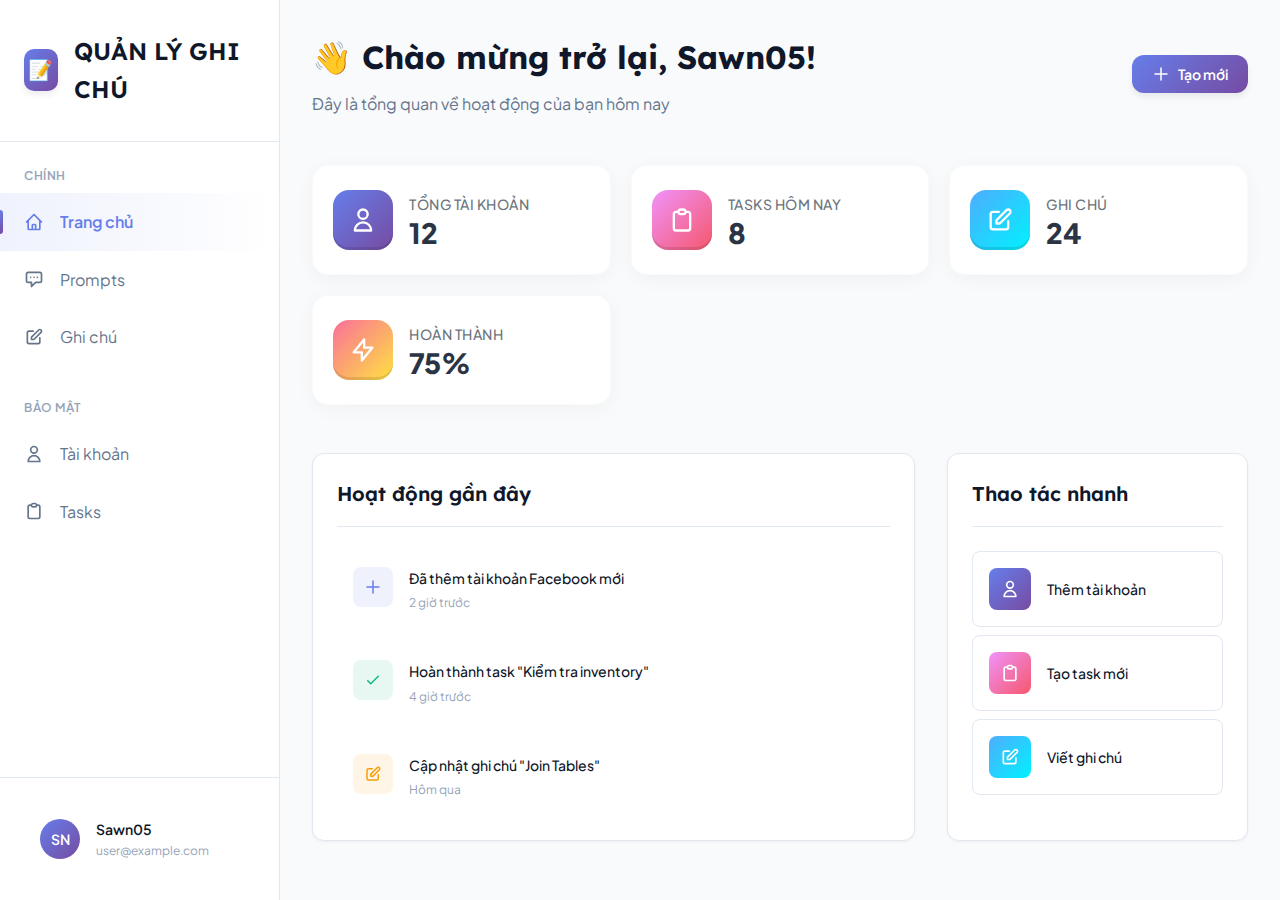
<file: wwwroot/index.html>
﻿<!doctype html>
<html lang="vi">
  <head>
    <meta charset="UTF-8" />
    <meta name="viewport" content="width=device-width, initial-scale=1.0" />
    <title>Trang chủ - SecureNotes</title>
    <link rel="stylesheet" href="css/site2.css" />
    <link rel="stylesheet" href="css/dashboard.css" />
    <link
      href="https://fonts.googleapis.com/css2?family=Plus+Jakarta+Sans:wght@400;500;600;700&family=Lexend:wght@300;400;500;600&display=swap"
      rel="stylesheet"
    />
  </head>
  <body>
    <div class="app-container">
      <!-- Sidebar -->
      <aside class="sidebar">
        <div class="sidebar-header">
          <div class="logo">
            <div class="logo-icon">📝</div>
            <span>QUẢN LÝ GHI CHÚ</span>
          </div>
        </div>

        <nav class="sidebar-nav">
          <div class="nav-section">
            <div class="nav-section-title">Chính</div>
            <a href="index.html" class="nav-item active">
              <svg
                class="nav-icon"
                fill="none"
                stroke="currentColor"
                viewBox="0 0 24 24"
              >
                <path
                  stroke-linecap="round"
                  stroke-linejoin="round"
                  stroke-width="2"
                  d="M3 12l2-2m0 0l7-7 7 7M5 10v10a1 1 0 001 1h3m10-11l2 2m-2-2v10a1 1 0 01-1 1h-3m-6 0a1 1 0 001-1v-4a1 1 0 011-1h2a1 1 0 011 1v4a1 1 0 001 1m-6 0h6"
                />
              </svg>
              <span>Trang chủ</span>
            </a>
            <a href="prompts.html" class="nav-item">
                        <svg class="nav-icon" fill="none" stroke="currentColor" viewBox="0 0 24 24">
                            <path stroke-linecap="round" stroke-linejoin="round" stroke-width="2" d="M8 10h.01M12 10h.01M16 10h.01M9 16H5a2 2 0 01-2-2V6a2 2 0 012-2h14a2 2 0 012 2v8a2 2 0 01-2 2h-5l-5 5v-5z" />
                        </svg>
                        <span>Prompts</span>
                    </a>
            </a>
            <a href="notes.html" class="nav-item">
              <svg
                class="nav-icon"
                fill="none"
                stroke="currentColor"
                viewBox="0 0 24 24"
              >
                <path
                  stroke-linecap="round"
                  stroke-linejoin="round"
                  stroke-width="2"
                  d="M11 5H6a2 2 0 00-2 2v11a2 2 0 002 2h11a2 2 0 002-2v-5m-1.414-9.414a2 2 0 112.828 2.828L11.828 15H9v-2.828l8.586-8.586z"
                />
              </svg>
              <span>Ghi chú</span>
            </a>
          </div>

          <div class="nav-section">
            <div class="nav-section-title">Bảo mật</div>
            <a href="accounts.html" class="nav-item">
              <svg
                class="nav-icon"
                fill="none"
                stroke="currentColor"
                viewBox="0 0 24 24"
              >
                <path
                  stroke-linecap="round"
                  stroke-linejoin="round"
                  stroke-width="2"
                  d="M16 7a4 4 0 11-8 0 4 4 0 018 0zM12 14a7 7 0 00-7 7h14a7 7 0 00-7-7z"
                />
              </svg>
              <span>Tài khoản</span>
            </a>
            <a href="tasks.html" class="nav-item">
              <svg
                class="nav-icon"
                fill="none"
                stroke="currentColor"
                viewBox="0 0 24 24"
              >
                <path
                  stroke-linecap="round"
                  stroke-linejoin="round"
                  stroke-width="2"
                  d="M9 5H7a2 2 0 00-2 2v12a2 2 0 002 2h10a2 2 0 002-2V7a2 2 0 00-2-2h-2M9 5a2 2 0 002 2h2a2 2 0 002-2M9 5a2 2 0 012-2h2a2 2 0 012 2"
                />
              </svg>
              <span>Tasks</span>
            </a>
          </div>
        </nav>

        <div class="sidebar-footer">
          <div class="user-profile">
            <div class="user-avatar">SN</div>
            <div class="user-info">
              <div class="user-name">Sawn05</div>
              <div class="user-email">user@example.com</div>
            </div>
          </div>
        </div>
      </aside>

      <!-- Main Content -->
      <main class="main-content">
        <div class="page-header">
          <div class="header-top">
            <div>
              <h1 class="page-title">👋 Chào mừng trở lại, Sawn05!</h1>
              <p style="color: var(--text-secondary); margin-top: 8px">
                Đây là tổng quan về hoạt động của bạn hôm nay
              </p>
            </div>
            <button class="btn btn-primary">
              <svg
                width="18"
                height="18"
                fill="none"
                stroke="currentColor"
                viewBox="0 0 24 24"
              >
                <path
                  stroke-linecap="round"
                  stroke-linejoin="round"
                  stroke-width="2"
                  d="M12 4v16m8-8H4"
                />
              </svg>
              Tạo mới
            </button>
          </div>
        </div>

        <!-- Quick Stats -->
        <div class="stats-grid">
          <div class="stat-card">
            <div
              class="stat-icon"
              style="
                background: linear-gradient(135deg, #667eea 0%, #764ba2 100%);
              "
            >
              <svg
                width="24"
                height="24"
                fill="none"
                stroke="currentColor"
                viewBox="0 0 24 24"
              >
                <path
                  stroke-linecap="round"
                  stroke-linejoin="round"
                  stroke-width="2"
                  d="M16 7a4 4 0 11-8 0 4 4 0 018 0zM12 14a7 7 0 00-7 7h14a7 7 0 00-7-7z"
                />
              </svg>
            </div>
            <div class="stat-content">
              <div class="stat-label">Tổng tài khoản</div>
              <div class="stat-value" id="stat-accounts">12</div>
            </div>
          </div>

          <div class="stat-card">
            <div
              class="stat-icon"
              style="
                background: linear-gradient(135deg, #f093fb 0%, #f5576c 100%);
              "
            >
              <svg
                width="24"
                height="24"
                fill="none"
                stroke="currentColor"
                viewBox="0 0 24 24"
              >
                <path
                  stroke-linecap="round"
                  stroke-linejoin="round"
                  stroke-width="2"
                  d="M9 5H7a2 2 0 00-2 2v12a2 2 0 002 2h10a2 2 0 002-2V7a2 2 0 00-2-2h-2M9 5a2 2 0 002 2h2a2 2 0 002-2M9 5a2 2 0 012-2h2a2 2 0 012 2"
                />
              </svg>
            </div>
            <div class="stat-content">
              <div class="stat-label">Tasks hôm nay</div>
              <div class="stat-value" id="stat-tasks">8</div>
            </div>
          </div>

          <div class="stat-card">
            <div
              class="stat-icon"
              style="
                background: linear-gradient(135deg, #4facfe 0%, #00f2fe 100%);
              "
            >
              <svg
                width="24"
                height="24"
                fill="none"
                stroke="currentColor"
                viewBox="0 0 24 24"
              >
                <path
                  stroke-linecap="round"
                  stroke-linejoin="round"
                  stroke-width="2"
                  d="M11 5H6a2 2 0 00-2 2v11a2 2 0 002 2h11a2 2 0 002-2v-5m-1.414-9.414a2 2 0 112.828 2.828L11.828 15H9v-2.828l8.586-8.586z"
                />
              </svg>
            </div>
            <div class="stat-content">
              <div class="stat-label">Ghi chú</div>
              <div class="stat-value" id="stat-notes">24</div>
            </div>
          </div>

          <div class="stat-card">
            <div
              class="stat-icon"
              style="
                background: linear-gradient(135deg, #fa709a 0%, #fee140 100%);
              "
            >
              <svg
                width="24"
                height="24"
                fill="none"
                stroke="currentColor"
                viewBox="0 0 24 24"
              >
                <path
                  stroke-linecap="round"
                  stroke-linejoin="round"
                  stroke-width="2"
                  d="M13 10V3L4 14h7v7l9-11h-7z"
                />
              </svg>
            </div>
            <div class="stat-content">
              <div class="stat-label">Hoàn thành</div>
              <div class="stat-value" id="stat-completion">75%</div>
            </div>
          </div>
        </div>

        <!-- Main Content Grid -->
        <div
          style="
            display: grid;
            grid-template-columns: 2fr 1fr;
            gap: var(--spacing-xl);
            margin-top: var(--spacing-2xl);
          "
        >
          <!-- Recent Activities -->
          <div class="card">
            <div class="card-header">
              <h2 class="card-title">Hoạt động gần đây</h2>
            </div>

            <div class="activity-list" id="activity-list">
              <div class="activity-item">
                <div
                  class="activity-icon"
                  style="background: rgba(102, 126, 234, 0.1); color: #667eea"
                >
                  <svg
                    width="18"
                    height="18"
                    fill="none"
                    stroke="currentColor"
                    viewBox="0 0 24 24"
                  >
                    <path
                      stroke-linecap="round"
                      stroke-linejoin="round"
                      stroke-width="2"
                      d="M12 4v16m8-8H4"
                    />
                  </svg>
                </div>
                <div class="activity-content">
                  <div class="activity-title">
                    Đã thêm tài khoản Facebook mới
                  </div>
                  <div class="activity-time">2 giờ trước</div>
                </div>
              </div>

              <div class="activity-item">
                <div
                  class="activity-icon"
                  style="background: rgba(16, 185, 129, 0.1); color: #10b981"
                >
                  <svg
                    width="18"
                    height="18"
                    fill="none"
                    stroke="currentColor"
                    viewBox="0 0 24 24"
                  >
                    <path
                      stroke-linecap="round"
                      stroke-linejoin="round"
                      stroke-width="2"
                      d="M5 13l4 4L19 7"
                    />
                  </svg>
                </div>
                <div class="activity-content">
                  <div class="activity-title">
                    Hoàn thành task "Kiểm tra inventory"
                  </div>
                  <div class="activity-time">4 giờ trước</div>
                </div>
              </div>

              <div class="activity-item">
                <div
                  class="activity-icon"
                  style="background: rgba(245, 158, 11, 0.1); color: #f59e0b"
                >
                  <svg
                    width="18"
                    height="18"
                    fill="none"
                    stroke="currentColor"
                    viewBox="0 0 24 24"
                  >
                    <path
                      stroke-linecap="round"
                      stroke-linejoin="round"
                      stroke-width="2"
                      d="M11 5H6a2 2 0 00-2 2v11a2 2 0 002 2h11a2 2 0 002-2v-5m-1.414-9.414a2 2 0 112.828 2.828L11.828 15H9v-2.828l8.586-8.586z"
                    />
                  </svg>
                </div>
                <div class="activity-content">
                  <div class="activity-title">
                    Cập nhật ghi chú "Join Tables"
                  </div>
                  <div class="activity-time">Hôm qua</div>
                </div>
              </div>
            </div>
          </div>

          <!-- Quick Actions -->
          <div class="card">
            <div class="card-header">
              <h2 class="card-title">Thao tác nhanh</h2>
            </div>

            <div class="quick-actions">
              <button
                class="quick-action-btn"
                onclick="location.href = 'accounts.html'"
              >
                <div
                  class="quick-action-icon"
                  style="
                    background: linear-gradient(
                      135deg,
                      #667eea 0%,
                      #764ba2 100%
                    );
                  "
                >
                  <svg
                    width="20"
                    height="20"
                    fill="none"
                    stroke="currentColor"
                    viewBox="0 0 24 24"
                  >
                    <path
                      stroke-linecap="round"
                      stroke-linejoin="round"
                      stroke-width="2"
                      d="M16 7a4 4 0 11-8 0 4 4 0 018 0zM12 14a7 7 0 00-7 7h14a7 7 0 00-7-7z"
                    />
                  </svg>
                </div>
                <span>Thêm tài khoản</span>
              </button>

              <button
                class="quick-action-btn"
                onclick="location.href = 'tasks.html'"
              >
                <div
                  class="quick-action-icon"
                  style="
                    background: linear-gradient(
                      135deg,
                      #f093fb 0%,
                      #f5576c 100%
                    );
                  "
                >
                  <svg
                    width="20"
                    height="20"
                    fill="none"
                    stroke="currentColor"
                    viewBox="0 0 24 24"
                  >
                    <path
                      stroke-linecap="round"
                      stroke-linejoin="round"
                      stroke-width="2"
                      d="M9 5H7a2 2 0 00-2 2v12a2 2 0 002 2h10a2 2 0 002-2V7a2 2 0 00-2-2h-2M9 5a2 2 0 002 2h2a2 2 0 002-2M9 5a2 2 0 012-2h2a2 2 0 012 2"
                    />
                  </svg>
                </div>
                <span>Tạo task mới</span>
              </button>

              <button
                class="quick-action-btn"
                onclick="location.href = 'notes.html'"
              >
                <div
                  class="quick-action-icon"
                  style="
                    background: linear-gradient(
                      135deg,
                      #4facfe 0%,
                      #00f2fe 100%
                    );
                  "
                >
                  <svg
                    width="20"
                    height="20"
                    fill="none"
                    stroke="currentColor"
                    viewBox="0 0 24 24"
                  >
                    <path
                      stroke-linecap="round"
                      stroke-linejoin="round"
                      stroke-width="2"
                      d="M11 5H6a2 2 0 00-2 2v11a2 2 0 002 2h11a2 2 0 002-2v-5m-1.414-9.414a2 2 0 112.828 2.828L11.828 15H9v-2.828l8.586-8.586z"
                    />
                  </svg>
                </div>
                <span>Viết ghi chú</span>
              </button>
            </div>
          </div>
        </div>
      </main>
    </div>

    <script src="js/site2.js"></script>
  </body>
</html>
</file>
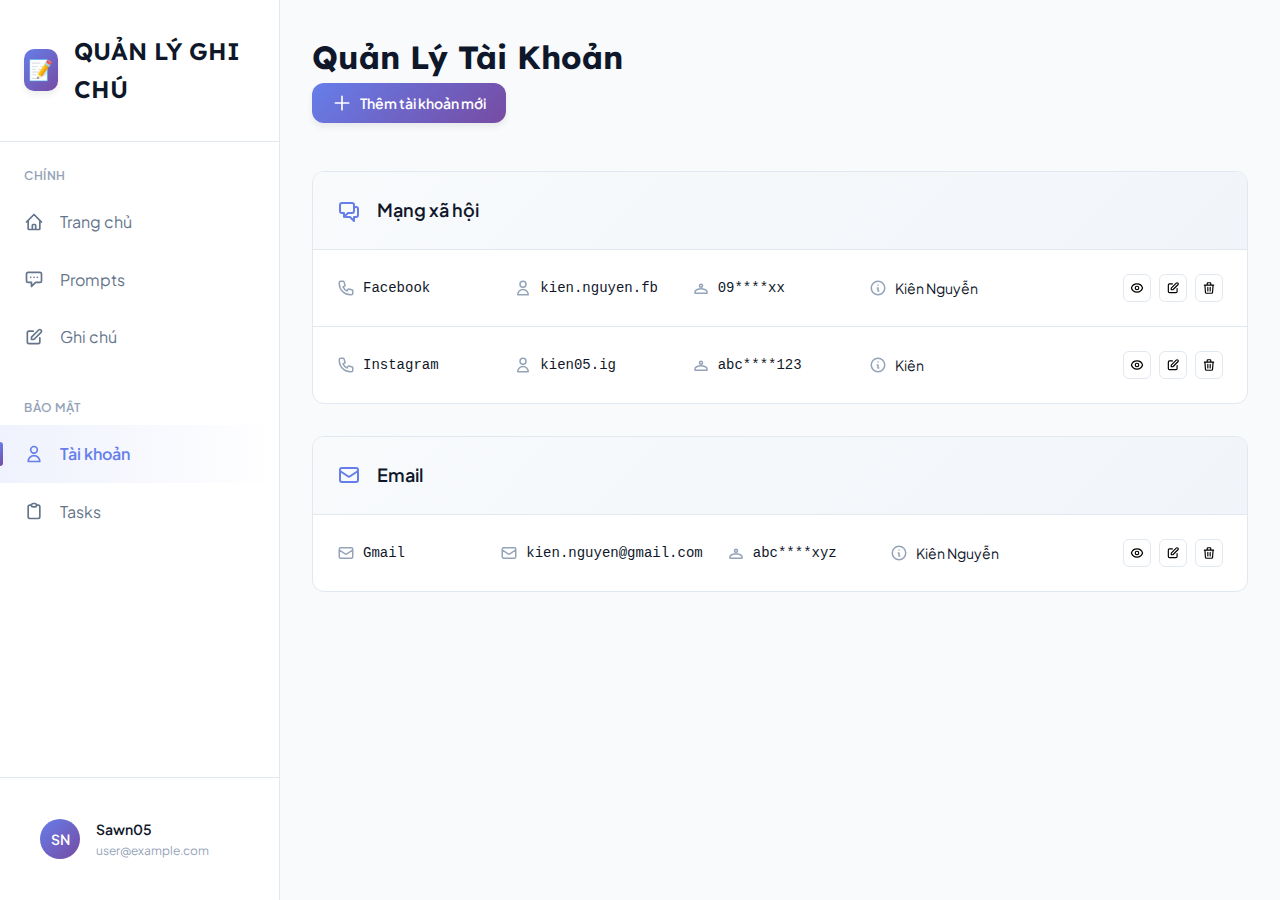
<file: wwwroot/accounts.html>
﻿<!doctype html>
<html lang="vi">
  <head>
    <meta charset="UTF-8" />
    <meta name="viewport" content="width=device-width, initial-scale=1.0" />
    <title>Quản Lý Tài Khoản - SecureNotes</title>
    <link rel="stylesheet" href="css/site2.css" />
    <link
      href="https://fonts.googleapis.com/css2?family=Plus+Jakarta+Sans:wght@400;500;600;700&family=Lexend:wght@300;400;500;600&display=swap"
      rel="stylesheet"
    />
  </head>
  <body>
    <div class="app-container">
      <!-- Sidebar -->
      <aside class="sidebar">
        <div class="sidebar-header">
          <div class="logo">
            <div class="logo-icon">📝</div>
            <span>QUẢN LÝ GHI CHÚ</span>
          </div>
        </div>

        <nav class="sidebar-nav">
          <div class="nav-section">
            <div class="nav-section-title">Chính</div>
            <a href="index.html" class="nav-item">
              <svg
                class="nav-icon"
                fill="none"
                stroke="currentColor"
                viewBox="0 0 24 24"
              >
                <path
                  stroke-linecap="round"
                  stroke-linejoin="round"
                  stroke-width="2"
                  d="M3 12l2-2m0 0l7-7 7 7M5 10v10a1 1 0 001 1h3m10-11l2 2m-2-2v10a1 1 0 01-1 1h-3m-6 0a1 1 0 001-1v-4a1 1 0 011-1h2a1 1 0 011 1v4a1 1 0 001 1m-6 0h6"
                />
              </svg>
              <span>Trang chủ</span>
            </a>
            <a href="prompts.html" class="nav-item">
              <svg
                class="nav-icon"
                fill="none"
                stroke="currentColor"
                viewBox="0 0 24 24"
              >
                <path
                  stroke-linecap="round"
                  stroke-linejoin="round"
                  stroke-width="2"
                  d="M8 10h.01M12 10h.01M16 10h.01M9 16H5a2 2 0 01-2-2V6a2 2 0 012-2h14a2 2 0 012 2v8a2 2 0 01-2 2h-5l-5 5v-5z"
                />
              </svg>
              <span>Prompts</span>
            </a>
            <a href="notes.html" class="nav-item">
              <svg
                class="nav-icon"
                fill="none"
                stroke="currentColor"
                viewBox="0 0 24 24"
              >
                <path
                  stroke-linecap="round"
                  stroke-linejoin="round"
                  stroke-width="2"
                  d="M11 5H6a2 2 0 00-2 2v11a2 2 0 002 2h11a2 2 0 002-2v-5m-1.414-9.414a2 2 0 112.828 2.828L11.828 15H9v-2.828l8.586-8.586z"
                />
              </svg>
              <span>Ghi chú</span>
            </a>
          </div>

          <div class="nav-section">
            <div class="nav-section-title">Bảo mật</div>
            <a href="accounts.html" class="nav-item active">
              <svg
                class="nav-icon"
                fill="none"
                stroke="currentColor"
                viewBox="0 0 24 24"
              >
                <path
                  stroke-linecap="round"
                  stroke-linejoin="round"
                  stroke-width="2"
                  d="M16 7a4 4 0 11-8 0 4 4 0 018 0zM12 14a7 7 0 00-7 7h14a7 7 0 00-7-7z"
                />
              </svg>
              <span>Tài khoản</span>
            </a>
            <a href="tasks.html" class="nav-item">
              <svg
                class="nav-icon"
                fill="none"
                stroke="currentColor"
                viewBox="0 0 24 24"
              >
                <path
                  stroke-linecap="round"
                  stroke-linejoin="round"
                  stroke-width="2"
                  d="M9 5H7a2 2 0 00-2 2v12a2 2 0 002 2h10a2 2 0 002-2V7a2 2 0 00-2-2h-2M9 5a2 2 0 002 2h2a2 2 0 002-2M9 5a2 2 0 012-2h2a2 2 0 012 2"
                />
              </svg>
              <span>Tasks</span>
            </a>
          </div>
        </nav>

        <div class="sidebar-footer">
          <div class="user-profile">
            <div class="user-avatar">SN</div>
            <div class="user-info">
              <div class="user-name">Sawn05</div>
              <div class="user-email">user@example.com</div>
            </div>
          </div>
        </div>
      </aside>

      <!-- Main Content -->
      <main class="main-content">
        <div class="page-header">
          <h1 class="page-title">Quản Lý Tài Khoản</h1>
          <button class="btn btn-primary" onclick="openAddAccountModal()">
            <svg
              width="20"
              height="20"
              fill="none"
              stroke="currentColor"
              viewBox="0 0 24 24"
            >
              <path
                stroke-linecap="round"
                stroke-linejoin="round"
                stroke-width="2"
                d="M12 4v16m8-8H4"
              />
            </svg>
            Thêm tài khoản mới
          </button>
        </div>

        <div class="account-groups">
          <!-- Nhóm 1: Mạng xã hội -->
          <div class="account-group">
            <div class="account-group-header">
              <div class="account-group-title">
                <svg
                  class="account-group-icon"
                  fill="none"
                  stroke="currentColor"
                  viewBox="0 0 24 24"
                >
                  <path
                    stroke-linecap="round"
                    stroke-linejoin="round"
                    stroke-width="2"
                    d="M17 8h2a2 2 0 012 2v6a2 2 0 01-2 2h-2v4l-4-4H9a1.994 1.994 0 01-1.414-.586m0 0L11 14h4a2 2 0 002-2V6a2 2 0 00-2-2H5a2 2 0 00-2 2v6a2 2 0 002 2h2v4l.586-.586z"
                  />
                </svg>
                Mạng xã hội
              </div>
            </div>
            <div class="account-list">
              <div class="account-item">
                <div class="account-field">
                  <svg
                    class="field-icon"
                    fill="none"
                    stroke="currentColor"
                    viewBox="0 0 24 24"
                  >
                    <path
                      stroke-linecap="round"
                      stroke-linejoin="round"
                      stroke-width="2"
                      d="M3 5a2 2 0 012-2h3.28a1 1 0 01.948.684l1.498 4.493a1 1 0 01-.502 1.21l-2.257 1.13a11.042 11.042 0 005.516 5.516l1.13-2.257a1 1 0 011.21-.502l4.493 1.498a1 1 0 01.684.949V19a2 2 0 01-2 2h-1C9.716 21 3 14.284 3 6V5z"
                    />
                  </svg>
                  <div class="field-content">
                    <div class="field-value">Facebook</div>
                  </div>
                </div>
                <div class="account-field">
                  <svg
                    class="field-icon"
                    fill="none"
                    stroke="currentColor"
                    viewBox="0 0 24 24"
                  >
                    <path
                      stroke-linecap="round"
                      stroke-linejoin="round"
                      stroke-width="2"
                      d="M16 7a4 4 0 11-8 0 4 4 0 018 0zM12 14a7 7 0 00-7 7h14a7 7 0 00-7-7z"
                    />
                  </svg>
                  <div class="field-content">
                    <div class="field-value">kien.nguyen.fb</div>
                  </div>
                </div>
                <div class="account-field">
                  <svg
                    class="field-icon"
                    fill="none"
                    stroke="currentColor"
                    viewBox="0 0 24 24"
                  >
                    <path
                      stroke-linecap="round"
                      stroke-linejoin="round"
                      stroke-width="2"
                      d="M12 11c1.104 0 2-.896 2-2s-.896-2-2-2-2 .896-2 2 .896 2 2 2zm0 2c-2.67 0-8 1.34-8 4v2h16v-2c0-2.66-5.33-4-8-4z"
                    />
                  </svg>
                  <div class="field-content">
                    <div class="field-value" data-real-pwd="matkhaufb123456">
                      09****xx
                    </div>
                  </div>
                </div>
                <div class="account-field">
                  <svg
                    class="field-icon"
                    fill="none"
                    stroke="currentColor"
                    viewBox="0 0 24 24"
                  >
                    <path
                      stroke-linecap="round"
                      stroke-linejoin="round"
                      stroke-width="2"
                      d="M13 16h-1v-4h-1m1-4h.01M21 12a9 9 0 11-18 0 9 9 0 0118 0z"
                    />
                  </svg>
                  <div class="field-content">
                    <div
                      class="field-value"
                      style="font-family: var(--font-primary)"
                    >
                      Kiên Nguyễn
                    </div>
                  </div>
                </div>
                <div class="account-actions">
                  <button class="btn-icon-small" title="Xem chi tiết">
                    <svg
                      width="16"
                      height="16"
                      fill="none"
                      stroke="currentColor"
                      viewBox="0 0 24 24"
                    >
                      <path
                        stroke-linecap="round"
                        stroke-linejoin="round"
                        stroke-width="2"
                        d="M15 12a3 3 0 11-6 0 3 3 0 016 0zM2.458 12C3.732 7.943 7.523 5 12 5c4.478 0 8.268 2.943 9.542 7-1.274 4.057-5.064 7-9.542 7-4.477 0-8.268-2.943-9.542-7z"
                      />
                    </svg>
                  </button>
                  <button class="btn-icon-small" title="Sửa">
                    <svg
                      width="16"
                      height="16"
                      fill="none"
                      stroke="currentColor"
                      viewBox="0 0 24 24"
                    >
                      <path
                        stroke-linecap="round"
                        stroke-linejoin="round"
                        stroke-width="2"
                        d="M11 5H6a2 2 0 00-2 2v11a2 2 0 002 2h11a2 2 0 002-2v-5m-1.414-9.414a2 2 0 112.828 2.828L11.828 15H9v-2.828l8.586-8.586z"
                      />
                    </svg>
                  </button>
                  <button class="btn-icon-small" title="Xóa">
                    <svg
                      width="16"
                      height="16"
                      fill="none"
                      stroke="currentColor"
                      viewBox="0 0 24 24"
                    >
                      <path
                        stroke-linecap="round"
                        stroke-linejoin="round"
                        stroke-width="2"
                        d="M19 7l-.867 12.142A2 2 0 0116.138 21H7.862a2 2 0 01-1.995-1.858L5 7m5 4v6m4-6v6m1-10V4a1 1 0 00-1-1h-4a1 1 0 00-1 1v3M4 7h16"
                      />
                    </svg>
                  </button>
                </div>
              </div>

              <div class="account-item">
                <div class="account-field">
                  <svg
                    class="field-icon"
                    fill="none"
                    stroke="currentColor"
                    viewBox="0 0 24 24"
                  >
                    <path
                      stroke-linecap="round"
                      stroke-linejoin="round"
                      stroke-width="2"
                      d="M3 5a2 2 0 012-2h3.28a1 1 0 01.948.684l1.498 4.493a1 1 0 01-.502 1.21l-2.257 1.13a11.042 11.042 0 005.516 5.516l1.13-2.257a1 1 0 011.21-.502l4.493 1.498a1 1 0 01.684.949V19a2 2 0 01-2 2h-1C9.716 21 3 14.284 3 6V5z"
                    />
                  </svg>
                  <div class="field-content">
                    <div class="field-value">Instagram</div>
                  </div>
                </div>
                <div class="account-field">
                  <svg
                    class="field-icon"
                    fill="none"
                    stroke="currentColor"
                    viewBox="0 0 24 24"
                  >
                    <path
                      stroke-linecap="round"
                      stroke-linejoin="round"
                      stroke-width="2"
                      d="M16 7a4 4 0 11-8 0 4 4 0 018 0zM12 14a7 7 0 00-7 7h14a7 7 0 00-7-7z"
                    />
                  </svg>
                  <div class="field-content">
                    <div class="field-value">kien05.ig</div>
                  </div>
                </div>
                <div class="account-field">
                  <svg
                    class="field-icon"
                    fill="none"
                    stroke="currentColor"
                    viewBox="0 0 24 24"
                  >
                    <path
                      stroke-linecap="round"
                      stroke-linejoin="round"
                      stroke-width="2"
                      d="M12 11c1.104 0 2-.896 2-2s-.896-2-2-2-2 .896-2 2 .896 2 2 2zm0 2c-2.67 0-8 1.34-8 4v2h16v-2c0-2.66-5.33-4-8-4z"
                    />
                  </svg>
                  <div class="field-content">
                    <div class="field-value" data-real-pwd="igpass789!@#">
                      abc****123
                    </div>
                  </div>
                </div>
                <div class="account-field">
                  <svg
                    class="field-icon"
                    fill="none"
                    stroke="currentColor"
                    viewBox="0 0 24 24"
                  >
                    <path
                      stroke-linecap="round"
                      stroke-linejoin="round"
                      stroke-width="2"
                      d="M13 16h-1v-4h-1m1-4h.01M21 12a9 9 0 11-18 0 9 9 0 0118 0z"
                    />
                  </svg>
                  <div class="field-content">
                    <div
                      class="field-value"
                      style="font-family: var(--font-primary)"
                    >
                      Kiên
                    </div>
                  </div>
                </div>
                <div class="account-actions">
                  <button class="btn-icon-small" title="Xem chi tiết">
                    <svg
                      width="16"
                      height="16"
                      fill="none"
                      stroke="currentColor"
                      viewBox="0 0 24 24"
                    >
                      <path
                        stroke-linecap="round"
                        stroke-linejoin="round"
                        stroke-width="2"
                        d="M15 12a3 3 0 11-6 0 3 3 0 016 0zM2.458 12C3.732 7.943 7.523 5 12 5c4.478 0 8.268 2.943 9.542 7-1.274 4.057-5.064 7-9.542 7-4.477 0-8.268-2.943-9.542-7z"
                      />
                    </svg>
                  </button>
                  <button class="btn-icon-small" title="Sửa">
                    <svg
                      width="16"
                      height="16"
                      fill="none"
                      stroke="currentColor"
                      viewBox="0 0 24 24"
                    >
                      <path
                        stroke-linecap="round"
                        stroke-linejoin="round"
                        stroke-width="2"
                        d="M11 5H6a2 2 0 00-2 2v11a2 2 0 002 2h11a2 2 0 002-2v-5m-1.414-9.414a2 2 0 112.828 2.828L11.828 15H9v-2.828l8.586-8.586z"
                      />
                    </svg>
                  </button>
                  <button class="btn-icon-small" title="Xóa">
                    <svg
                      width="16"
                      height="16"
                      fill="none"
                      stroke="currentColor"
                      viewBox="0 0 24 24"
                    >
                      <path
                        stroke-linecap="round"
                        stroke-linejoin="round"
                        stroke-width="2"
                        d="M19 7l-.867 12.142A2 2 0 0116.138 21H7.862a2 2 0 01-1.995-1.858L5 7m5 4v6m4-6v6m1-10V4a1 1 0 00-1-1h-4a1 1 0 00-1 1v3M4 7h16"
                      />
                    </svg>
                  </button>
                </div>
              </div>

              <!-- Bạn có thể thêm nhiều account-item khác ở đây -->
            </div>
          </div>

          <!-- Nhóm 2: Email -->
          <div class="account-group">
            <div class="account-group-header">
              <div class="account-group-title">
                <svg
                  class="account-group-icon"
                  fill="none"
                  stroke="currentColor"
                  viewBox="0 0 24 24"
                >
                  <path
                    stroke-linecap="round"
                    stroke-linejoin="round"
                    stroke-width="2"
                    d="M3 8l7.89 5.26a2 2 0 002.22 0L21 8M5 19h14a2 2 0 002-2V7a2 2 0 00-2-2H5a2 2 0 00-2 2v10a2 2 0 002 2z"
                  />
                </svg>
                Email
              </div>
            </div>
            <div class="account-list">
              <div class="account-item">
                <div class="account-field">
                  <svg
                    class="field-icon"
                    fill="none"
                    stroke="currentColor"
                    viewBox="0 0 24 24"
                  >
                    <path
                      stroke-linecap="round"
                      stroke-linejoin="round"
                      stroke-width="2"
                      d="M3 8l7.89 5.26a2 2 0 002.22 0L21 8M5 19h14a2 2 0 002-2V7a2 2 0 00-2-2H5a2 2 0 00-2 2v10a2 2 0 002 2z"
                    />
                  </svg>
                  <div class="field-content">
                    <div class="field-value">Gmail</div>
                  </div>
                </div>
                <div class="account-field">
                  <svg
                    class="field-icon"
                    fill="none"
                    stroke="currentColor"
                    viewBox="0 0 24 24"
                  >
                    <path
                      stroke-linecap="round"
                      stroke-linejoin="round"
                      stroke-width="2"
                      d="M3 8l7.89 5.26a2 2 0 002.22 0L21 8M5 19h14a2 2 0 002-2V7a2 2 0 00-2-2H5a2 2 0 00-2 2v10a2 2 0 002 2z"
                    />
                  </svg>
                  <div class="field-content">
                    <div class="field-value">kien.nguyen@gmail.com</div>
                  </div>
                </div>
                <div class="account-field">
                  <svg
                    class="field-icon"
                    fill="none"
                    stroke="currentColor"
                    viewBox="0 0 24 24"
                  >
                    <path
                      stroke-linecap="round"
                      stroke-linejoin="round"
                      stroke-width="2"
                      d="M12 11c1.104 0 2-.896 2-2s-.896-2-2-2-2 .896-2 2 .896 2 2 2zm0 2c-2.67 0-8 1.34-8 4v2h16v-2c0-2.66-5.33-4-8-4z"
                    />
                  </svg>
                  <div class="field-content">
                    <div class="field-value" data-real-pwd="Abc@123456gmail">
                      abc****xyz
                    </div>
                  </div>
                </div>
                <div class="account-field">
                  <svg
                    class="field-icon"
                    fill="none"
                    stroke="currentColor"
                    viewBox="0 0 24 24"
                  >
                    <path
                      stroke-linecap="round"
                      stroke-linejoin="round"
                      stroke-width="2"
                      d="M13 16h-1v-4h-1m1-4h.01M21 12a9 9 0 11-18 0 9 9 0 0118 0z"
                    />
                  </svg>
                  <div class="field-content">
                    <div
                      class="field-value"
                      style="font-family: var(--font-primary)"
                    >
                      Kiên Nguyễn
                    </div>
                  </div>
                </div>
                <div class="account-actions">
                  <button class="btn-icon-small" title="Xem chi tiết">
                    <svg
                      width="16"
                      height="16"
                      fill="none"
                      stroke="currentColor"
                      viewBox="0 0 24 24"
                    >
                      <path
                        stroke-linecap="round"
                        stroke-linejoin="round"
                        stroke-width="2"
                        d="M15 12a3 3 0 11-6 0 3 3 0 016 0zM2.458 12C3.732 7.943 7.523 5 12 5c4.478 0 8.268 2.943 9.542 7-1.274 4.057-5.064 7-9.542 7-4.477 0-8.268-2.943-9.542-7z"
                      />
                    </svg>
                  </button>
                  <button class="btn-icon-small" title="Sửa">
                    <svg
                      width="16"
                      height="16"
                      fill="none"
                      stroke="currentColor"
                      viewBox="0 0 24 24"
                    >
                      <path
                        stroke-linecap="round"
                        stroke-linejoin="round"
                        stroke-width="2"
                        d="M11 5H6a2 2 0 00-2 2v11a2 2 0 002 2h11a2 2 0 002-2v-5m-1.414-9.414a2 2 0 112.828 2.828L11.828 15H9v-2.828l8.586-8.586z"
                      />
                    </svg>
                  </button>
                  <button class="btn-icon-small" title="Xóa">
                    <svg
                      width="16"
                      height="16"
                      fill="none"
                      stroke="currentColor"
                      viewBox="0 0 24 24"
                    >
                      <path
                        stroke-linecap="round"
                        stroke-linejoin="round"
                        stroke-width="2"
                        d="M19 7l-.867 12.142A2 2 0 0116.138 21H7.862a2 2 0 01-1.995-1.858L5 7m5 4v6m4-6v6m1-10V4a1 1 0 00-1-1h-4a1 1 0 00-1 1v3M4 7h16"
                      />
                    </svg>
                  </button>
                </div>
              </div>
            </div>
          </div>

          <!-- Bạn có thể thêm các nhóm tài khoản khác ở đây nếu cần -->
        </div>
      </main>
    </div>

    <script src="js/site2.js"></script>
  </body>
</html>
</file>
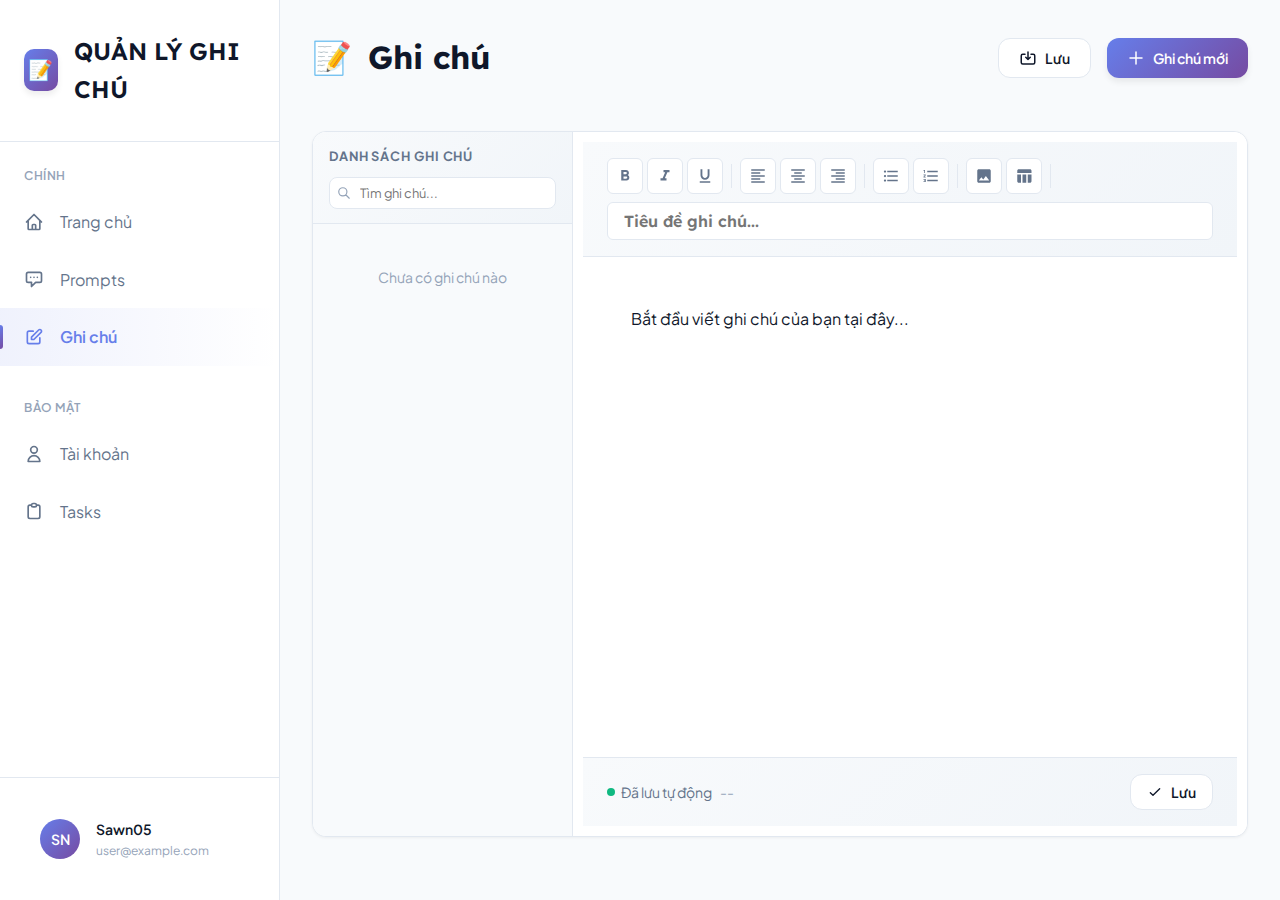
<file: wwwroot/notes.html>
﻿<!doctype html>
<html lang="vi">
  <head>
    <meta charset="UTF-8" />
    <meta name="viewport" content="width=device-width, initial-scale=1.0" />
    <title>Ghi chú - SecureNotes</title>
    <link rel="stylesheet" href="css/site2.css" />
    <link rel="stylesheet" href="css/notes.css" />
    <link
      href="https://fonts.googleapis.com/css2?family=Plus+Jakarta+Sans:wght@400;500;600;700&family=Lexend:wght@300;400;500;600&display=swap"
      rel="stylesheet"
    />
    <style>
      /* Notes split layout */
      .notes-layout {
        display: grid;
        grid-template-columns: 260px 1fr;
        gap: 0;
        background: #fff;
        border-radius: 14px;
        border: 1px solid var(--border-color);
        box-shadow: var(--shadow-sm);
        overflow: hidden;
        min-height: 600px;
      }

      /* Left panel: danh sách ghi chú */
      .notes-list-panel-wrap {
        border-right: 1px solid var(--border-color);
        display: flex;
        flex-direction: column;
        background: #f8fafc;
      }

      .notes-panel-header {
        padding: 14px 16px;
        border-bottom: 1px solid var(--border-color);
        background: linear-gradient(135deg, #f8fafc, #f1f5f9);
      }

      .notes-panel-title {
        font-size: 0.8rem;
        font-weight: 700;
        text-transform: uppercase;
        letter-spacing: 0.07em;
        color: #64748b;
        margin-bottom: 10px;
      }

      .notes-panel-search {
        position: relative;
      }

      .notes-panel-search input {
        width: 100%;
        padding: 7px 10px 7px 30px;
        border: 1.5px solid #e2e8f0;
        border-radius: 8px;
        font-size: 0.8rem;
        font-family: "Plus Jakarta Sans", sans-serif;
        background: #fff;
        outline: none;
        transition: border-color 0.2s;
      }

      .notes-panel-search input:focus {
        border-color: #667eea;
      }

      .notes-panel-search svg {
        position: absolute;
        left: 8px;
        top: 50%;
        transform: translateY(-50%);
        color: #94a3b8;
      }

      #notes-list-panel {
        flex: 1;
        overflow-y: auto;
        padding: 10px;
      }

      /* Right: editor */
      .notes-editor-wrap {
        display: flex;
        flex-direction: column;
      }

      .notes-editor-wrap .editor-container {
        border: none;
        border-radius: 0;
        box-shadow: none;
        flex: 1;
      }

      @media (max-width: 768px) {
        .notes-layout {
          grid-template-columns: 1fr;
        }
        .notes-list-panel-wrap {
          border-right: none;
          border-bottom: 1px solid var(--border-color);
          max-height: 220px;
        }
      }
    </style>
  </head>
  <body>
    <div class="app-container">
      <!-- Sidebar -->
      <aside class="sidebar">
        <div class="sidebar-header">
          <div class="logo">
            <div class="logo-icon">📝</div>
            <span>QUẢN LÝ GHI CHÚ</span>
          </div>
        </div>

        <nav class="sidebar-nav">
          <div class="nav-section">
            <div class="nav-section-title">Chính</div>
            <a href="index.html" class="nav-item">
              <svg
                class="nav-icon"
                fill="none"
                stroke="currentColor"
                viewBox="0 0 24 24"
              >
                <path
                  stroke-linecap="round"
                  stroke-linejoin="round"
                  stroke-width="2"
                  d="M3 12l2-2m0 0l7-7 7 7M5 10v10a1 1 0 001 1h3m10-11l2 2m-2-2v10a1 1 0 01-1 1h-3m-6 0a1 1 0 001-1v-4a1 1 0 011-1h2a1 1 0 011 1v4a1 1 0 001 1m-6 0h6"
                />
              </svg>
              <span>Trang chủ</span>
            </a>
            <a href="prompts.html" class="nav-item">
              <svg
                class="nav-icon"
                fill="none"
                stroke="currentColor"
                viewBox="0 0 24 24"
              >
                <path
                  stroke-linecap="round"
                  stroke-linejoin="round"
                  stroke-width="2"
                  d="M8 10h.01M12 10h.01M16 10h.01M9 16H5a2 2 0 01-2-2V6a2 2 0 012-2h14a2 2 0 012 2v8a2 2 0 01-2 2h-5l-5 5v-5z"
                />
              </svg>
              <span>Prompts</span>
            </a>
            <a href="notes.html" class="nav-item active">
              <svg
                class="nav-icon"
                fill="none"
                stroke="currentColor"
                viewBox="0 0 24 24"
              >
                <path
                  stroke-linecap="round"
                  stroke-linejoin="round"
                  stroke-width="2"
                  d="M11 5H6a2 2 0 00-2 2v11a2 2 0 002 2h11a2 2 0 002-2v-5m-1.414-9.414a2 2 0 112.828 2.828L11.828 15H9v-2.828l8.586-8.586z"
                />
              </svg>
              <span>Ghi chú</span>
            </a>
          </div>

          <div class="nav-section">
            <div class="nav-section-title">Bảo mật</div>
            <a href="accounts.html" class="nav-item">
              <svg
                class="nav-icon"
                fill="none"
                stroke="currentColor"
                viewBox="0 0 24 24"
              >
                <path
                  stroke-linecap="round"
                  stroke-linejoin="round"
                  stroke-width="2"
                  d="M16 7a4 4 0 11-8 0 4 4 0 018 0zM12 14a7 7 0 00-7 7h14a7 7 0 00-7-7z"
                />
              </svg>
              <span>Tài khoản</span>
            </a>
            <a href="tasks.html" class="nav-item">
              <svg
                class="nav-icon"
                fill="none"
                stroke="currentColor"
                viewBox="0 0 24 24"
              >
                <path
                  stroke-linecap="round"
                  stroke-linejoin="round"
                  stroke-width="2"
                  d="M9 5H7a2 2 0 00-2 2v12a2 2 0 002 2h10a2 2 0 002-2V7a2 2 0 00-2-2h-2M9 5a2 2 0 002 2h2a2 2 0 002-2M9 5a2 2 0 012-2h2a2 2 0 012 2"
                />
              </svg>
              <span>Tasks</span>
            </a>
          </div>
        </nav>

        <div class="sidebar-footer">
          <div class="user-profile">
            <div class="user-avatar">SN</div>
            <div class="user-info">
              <div class="user-name">Sawn05</div>
              <div class="user-email">user@example.com</div>
            </div>
          </div>
        </div>
      </aside>

      <!-- Main Content -->
      <main class="main-content">
        <div class="page-header">
          <div class="header-top">
            <h1 class="page-title">
              <span>📝</span>
              Ghi chú
            </h1>
            <div class="header-actions">
              <button
                class="btn btn-secondary"
                onclick="SecureNotes.saveNote()"
              >
                <svg
                  width="18"
                  height="18"
                  fill="none"
                  stroke="currentColor"
                  viewBox="0 0 24 24"
                >
                  <path
                    stroke-linecap="round"
                    stroke-linejoin="round"
                    stroke-width="2"
                    d="M8 7H5a2 2 0 00-2 2v9a2 2 0 002 2h14a2 2 0 002-2V9a2 2 0 00-2-2h-3m-1 4l-3 3m0 0l-3-3m3 3V4"
                  />
                </svg>
                Lưu
              </button>
              <button
                class="btn btn-primary"
                onclick="SecureNotes.openAddNoteModal()"
              >
                <svg
                  width="18"
                  height="18"
                  fill="none"
                  stroke="currentColor"
                  viewBox="0 0 24 24"
                >
                  <path
                    stroke-linecap="round"
                    stroke-linejoin="round"
                    stroke-width="2"
                    d="M12 4v16m8-8H4"
                  />
                </svg>
                Ghi chú mới
              </button>
            </div>
          </div>
        </div>

        <!-- Notes Split Layout -->
        <div class="notes-layout">
          <!-- LEFT: danh sách ghi chú -->
          <div class="notes-list-panel-wrap">
            <div class="notes-panel-header">
              <div class="notes-panel-title">Danh sách ghi chú</div>
              <div class="notes-panel-search">
                <svg
                  width="14"
                  height="14"
                  fill="none"
                  stroke="currentColor"
                  viewBox="0 0 24 24"
                >
                  <path
                    stroke-linecap="round"
                    stroke-linejoin="round"
                    stroke-width="2"
                    d="M21 21l-6-6m2-5a7 7 0 11-14 0 7 7 0 0114 0z"
                  />
                </svg>
                <input
                  type="text"
                  id="noteSearch"
                  placeholder="Tìm ghi chú..."
                  oninput="SecureNotes._searchNotes(this.value)"
                />
              </div>
            </div>
            <div id="notes-list-panel">
              <!-- rendered by JS -->
            </div>
          </div>

          <!-- RIGHT: editor -->
          <div class="notes-editor-wrap">
            <div class="editor-container" id="notes-list-panel">
              <!-- Editor Toolbar -->
              <div class="editor-toolbar">
                <div class="toolbar-group">
                  <button class="toolbar-btn" data-command="bold" title="Bold">
                    <svg
                      width="18"
                      height="18"
                      fill="currentColor"
                      viewBox="0 0 24 24"
                    >
                      <path
                        d="M15.6 10.79c.97-.67 1.65-1.77 1.65-2.79 0-2.26-1.75-4-4-4H7v14h7.04c2.09 0 3.71-1.7 3.71-3.79 0-1.52-.86-2.82-2.15-3.42zM10 6.5h3c.83 0 1.5.67 1.5 1.5s-.67 1.5-1.5 1.5h-3v-3zm3.5 9H10v-3h3.5c.83 0 1.5.67 1.5 1.5s-.67 1.5-1.5 1.5z"
                      />
                    </svg>
                  </button>
                  <button
                    class="toolbar-btn"
                    data-command="italic"
                    title="Italic"
                  >
                    <svg
                      width="18"
                      height="18"
                      fill="currentColor"
                      viewBox="0 0 24 24"
                    >
                      <path
                        d="M10 4v3h2.21l-3.42 8H6v3h8v-3h-2.21l3.42-8H18V4z"
                      />
                    </svg>
                  </button>
                  <button
                    class="toolbar-btn"
                    data-command="underline"
                    title="Underline"
                  >
                    <svg
                      width="18"
                      height="18"
                      fill="currentColor"
                      viewBox="0 0 24 24"
                    >
                      <path
                        d="M12 17c3.31 0 6-2.69 6-6V3h-2.5v8c0 1.93-1.57 3.5-3.5 3.5S8.5 12.93 8.5 11V3H6v8c0 3.31 2.69 6 6 6zm-7 2v2h14v-2H5z"
                      />
                    </svg>
                  </button>
                </div>
                <div class="toolbar-divider"></div>
                <div class="toolbar-group">
                  <button
                    class="toolbar-btn"
                    data-command="justifyLeft"
                    title="Căn trái"
                  >
                    <svg
                      width="18"
                      height="18"
                      fill="currentColor"
                      viewBox="0 0 24 24"
                    >
                      <path
                        d="M15 15H3v2h12v-2zm0-8H3v2h12V7zM3 13h18v-2H3v2zm0 8h18v-2H3v2zM3 3v2h18V3H3z"
                      />
                    </svg>
                  </button>
                  <button
                    class="toolbar-btn"
                    data-command="justifyCenter"
                    title="Căn giữa"
                  >
                    <svg
                      width="18"
                      height="18"
                      fill="currentColor"
                      viewBox="0 0 24 24"
                    >
                      <path
                        d="M7 15v2h10v-2H7zm-4 6h18v-2H3v2zm0-8h18v-2H3v2zm4-6v2h10V7H7zM3 3v2h18V3H3z"
                      />
                    </svg>
                  </button>
                  <button
                    class="toolbar-btn"
                    data-command="justifyRight"
                    title="Căn phải"
                  >
                    <svg
                      width="18"
                      height="18"
                      fill="currentColor"
                      viewBox="0 0 24 24"
                    >
                      <path
                        d="M3 21h18v-2H3v2zm6-4h12v-2H9v2zm-6-4h18v-2H3v2zm6-4h12V7H9v2zM3 3v2h18V3H3z"
                      />
                    </svg>
                  </button>
                </div>
                <div class="toolbar-divider"></div>
                <div class="toolbar-group">
                  <button
                    class="toolbar-btn"
                    data-command="insertUnorderedList"
                    title="Danh sách"
                  >
                    <svg
                      width="18"
                      height="18"
                      fill="currentColor"
                      viewBox="0 0 24 24"
                    >
                      <path
                        d="M4 10.5c-.83 0-1.5.67-1.5 1.5s.67 1.5 1.5 1.5 1.5-.67 1.5-1.5-.67-1.5-1.5-1.5zm0-6c-.83 0-1.5.67-1.5 1.5S3.17 7.5 4 7.5 5.5 6.83 5.5 6 4.83 4.5 4 4.5zm0 12c-.83 0-1.5.68-1.5 1.5s.68 1.5 1.5 1.5 1.5-.68 1.5-1.5-.67-1.5-1.5-1.5zM7 19h14v-2H7v2zm0-6h14v-2H7v2zm0-8v2h14V5H7z"
                      />
                    </svg>
                  </button>
                  <button
                    class="toolbar-btn"
                    data-command="insertOrderedList"
                    title="Danh sách số"
                  >
                    <svg
                      width="18"
                      height="18"
                      fill="currentColor"
                      viewBox="0 0 24 24"
                    >
                      <path
                        d="M2 17h2v.5H3v1h1v.5H2v1h3v-4H2v1zm1-9h1V4H2v1h1v3zm-1 3h1.8L2 13.1v.9h3v-1H3.2L5 10.9V10H2v1zm5-6v2h14V5H7zm0 14h14v-2H7v2zm0-6h14v-2H7v2z"
                      />
                    </svg>
                  </button>
                </div>
                <div class="toolbar-divider"></div>
                <div class="toolbar-group">
                  <button class="toolbar-btn" id="imageUpload" title="Chèn ảnh">
                    <svg
                      width="18"
                      height="18"
                      fill="currentColor"
                      viewBox="0 0 24 24"
                    >
                      <path
                        d="M21 19V5c0-1.1-.9-2-2-2H5c-1.1 0-2 .9-2 2v14c0 1.1.9 2 2 2h14c1.1 0 2-.9 2-2zM8.5 13.5l2.5 3.01L14.5 12l4.5 6H5l3.5-4.5z"
                      />
                    </svg>
                  </button>
                  <button
                    class="toolbar-btn"
                    id="tableInsert"
                    title="Chèn bảng"
                  >
                    <svg
                      width="18"
                      height="18"
                      fill="currentColor"
                      viewBox="0 0 24 24"
                    >
                      <path
                        d="M10 10.02h5V21h-5zM17 21h3c1.1 0 2-.9 2-2v-9h-5v11zm3-18H5c-1.1 0-2 .9-2 2v3h19V5c0-1.1-.9-2-2-2zM3 19c0 1.1.9 2 2 2h3V10.02H3V19z"
                      />
                    </svg>
                  </button>
                </div>
                <div class="toolbar-divider"></div>
                <div class="toolbar-group" style="flex: 1">
                  <input
                    type="text"
                    class="note-title-input"
                    placeholder="Tiêu đề ghi chú..."
                  />
                </div>
              </div>

              <!-- Editor Content -->
              <div
                class="editor-content"
                id="noteEditor"
                contenteditable="true"
                data-placeholder="Bắt đầu viết ghi chú của bạn..."
              >
                <p>Bắt đầu viết ghi chú của bạn tại đây...</p>
              </div>

              <!-- Editor Footer -->
              <div class="editor-footer">
                <div class="editor-status">
                  <span class="status-text">Đã lưu tự động</span>
                  <span class="status-time">--</span>
                </div>
                <div class="editor-actions">
                  <button
                    class="btn btn-secondary btn-sm"
                    onclick="SecureNotes.saveNote()"
                  >
                    <svg
                      width="16"
                      height="16"
                      fill="none"
                      stroke="currentColor"
                      viewBox="0 0 24 24"
                    >
                      <path
                        stroke-linecap="round"
                        stroke-linejoin="round"
                        stroke-width="2"
                        d="M5 13l4 4L19 7"
                      />
                    </svg>
                    Lưu
                  </button>
                </div>
              </div>
            </div>
          </div>
        </div>
        <!-- end .notes-layout -->
      </main>
    </div>

    <script src="js/site2.js"></script>
  </body>
</html>
</file>
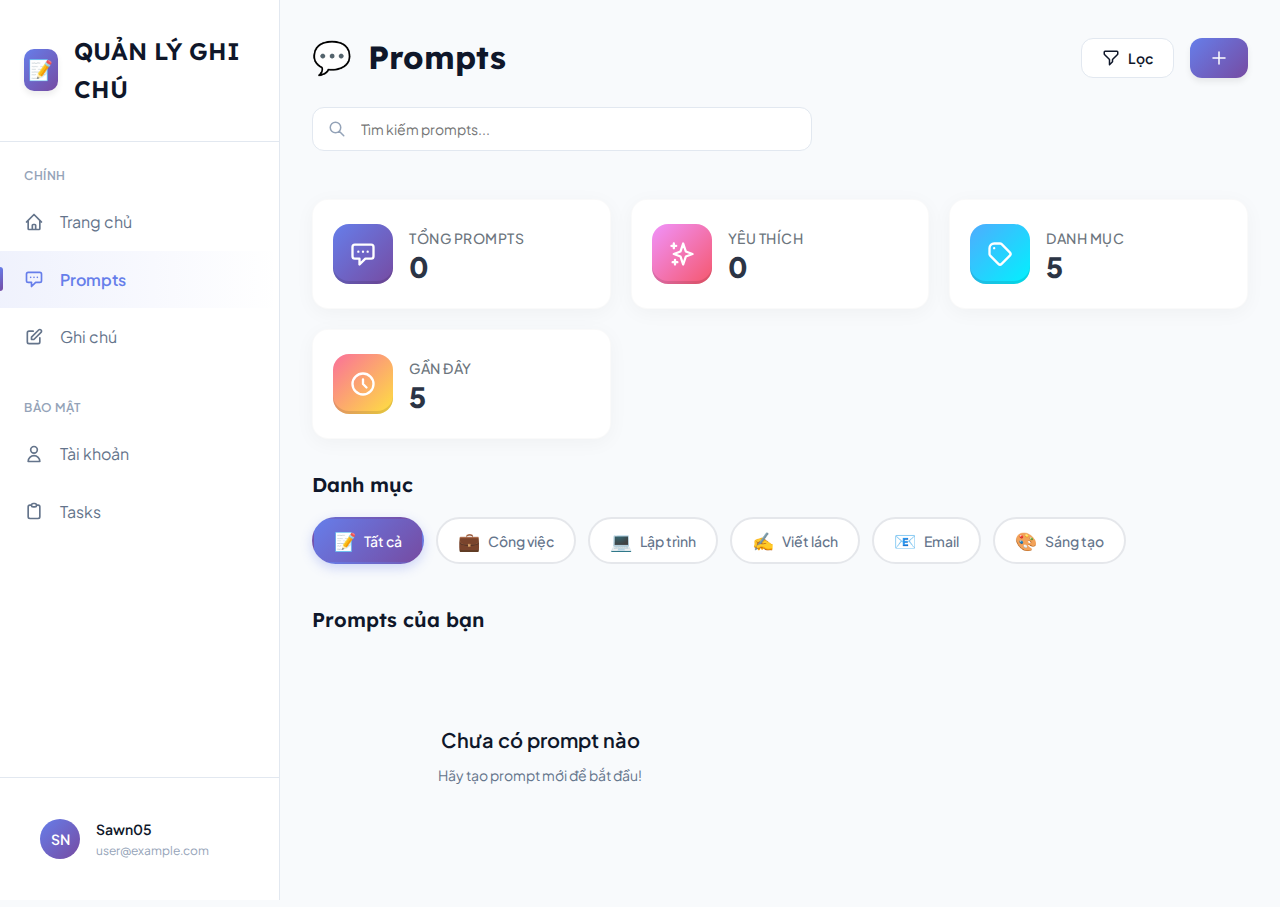
<file: wwwroot/prompts.html>
<!doctype html>
<html lang="vi">
  <head>
    <meta charset="UTF-8" />
    <meta name="viewport" content="width=device-width, initial-scale=1.0" />
    <title>Prompts - SecureNotes</title>
    <link rel="stylesheet" href="css/site2.css" />
    <link rel="stylesheet" href="css/prompts.css" />
    <link
      href="https://fonts.googleapis.com/css2?family=Plus+Jakarta+Sans:wght@400;500;600;700&family=Lexend:wght@300;400;500;600&display=swap"
      rel="stylesheet"
    />
  </head>
  <body>
    <div class="app-container">
      <aside class="sidebar">
        <div class="sidebar-header">
          <div class="logo">
            <div class="logo-icon">📝</div>
            <span>QUẢN LÝ GHI CHÚ</span>
          </div>
        </div>
        <nav class="sidebar-nav">
          <div class="nav-section">
            <div class="nav-section-title">Chính</div>
            <a href="index.html" class="nav-item">
              <svg
                class="nav-icon"
                fill="none"
                stroke="currentColor"
                viewBox="0 0 24 24"
              >
                <path
                  stroke-linecap="round"
                  stroke-linejoin="round"
                  stroke-width="2"
                  d="M3 12l2-2m0 0l7-7 7 7M5 10v10a1 1 0 001 1h3m10-11l2 2m-2-2v10a1 1 0 01-1 1h-3m-6 0a1 1 0 001-1v-4a1 1 0 011-1h2a1 1 0 011 1v4a1 1 0 001 1m-6 0h6"
                />
              </svg>
              <span>Trang chủ</span>
            </a>
            <a href="prompts.html" class="nav-item active">
              <svg
                class="nav-icon"
                fill="none"
                stroke="currentColor"
                viewBox="0 0 24 24"
              >
                <path
                  stroke-linecap="round"
                  stroke-linejoin="round"
                  stroke-width="2"
                  d="M8 10h.01M12 10h.01M16 10h.01M9 16H5a2 2 0 01-2-2V6a2 2 0 012-2h14a2 2 0 012 2v8a2 2 0 01-2 2h-5l-5 5v-5z"
                />
              </svg>
              <span>Prompts</span>
            </a>
            <a href="notes.html" class="nav-item">
              <svg
                class="nav-icon"
                fill="none"
                stroke="currentColor"
                viewBox="0 0 24 24"
              >
                <path
                  stroke-linecap="round"
                  stroke-linejoin="round"
                  stroke-width="2"
                  d="M11 5H6a2 2 0 00-2 2v11a2 2 0 002 2h11a2 2 0 002-2v-5m-1.414-9.414a2 2 0 112.828 2.828L11.828 15H9v-2.828l8.586-8.586z"
                />
              </svg>
              <span>Ghi chú</span>
            </a>
          </div>
          <div class="nav-section">
            <div class="nav-section-title">Bảo mật</div>
            <a href="accounts.html" class="nav-item">
              <svg
                class="nav-icon"
                fill="none"
                stroke="currentColor"
                viewBox="0 0 24 24"
              >
                <path
                  stroke-linecap="round"
                  stroke-linejoin="round"
                  stroke-width="2"
                  d="M16 7a4 4 0 11-8 0 4 4 0 018 0zM12 14a7 7 0 00-7 7h14a7 7 0 00-7-7z"
                />
              </svg>
              <span>Tài khoản</span>
            </a>
            <a href="tasks.html" class="nav-item">
              <svg
                class="nav-icon"
                fill="none"
                stroke="currentColor"
                viewBox="0 0 24 24"
              >
                <path
                  stroke-linecap="round"
                  stroke-linejoin="round"
                  stroke-width="2"
                  d="M9 5H7a2 2 0 00-2 2v12a2 2 0 002 2h10a2 2 0 002-2V7a2 2 0 00-2-2h-2M9 5a2 2 0 002 2h2a2 2 0 002-2M9 5a2 2 0 012-2h2a2 2 0 012 2"
                />
              </svg>
              <span>Tasks</span>
            </a>
          </div>
        </nav>
        <div class="sidebar-footer">
          <div class="user-profile">
            <div class="user-avatar">SN</div>
            <div class="user-info">
              <div class="user-name">Sawn05</div>
              <div class="user-email">user@example.com</div>
            </div>
          </div>
        </div>
      </aside>

      <main class="main-content">
        <div class="page-header">
          <div class="header-top">
            <h1 class="page-title"><span>💬</span> Prompts</h1>
            <div class="header-actions">
              <button class="btn btn-secondary">
                <svg
                  width="18"
                  height="18"
                  fill="none"
                  stroke="currentColor"
                  viewBox="0 0 24 24"
                >
                  <path
                    stroke-linecap="round"
                    stroke-linejoin="round"
                    stroke-width="2"
                    d="M3 4a1 1 0 011-1h16a1 1 0 011 1v2.586a1 1 0 01-.293.707l-6.414 6.414a1 1 0 00-.293.707V17l-4 4v-6.586a1 1 0 00-.293-.707L3.293 7.293A1 1 0 013 6.586V4z"
                  />
                </svg>
                Lọc
              </button>
              <button class="btn btn-primary" onclick="openAddPromptModal()">
                <svg
                  width="18"
                  height="18"
                  fill="none"
                  stroke="currentColor"
                  viewBox="0 0 24 24"
                >
                  <path
                    stroke-linecap="round"
                    stroke-linejoin="round"
                    stroke-width="2"
                    d="M12 4v16m8-8H4"
                  />
                </svg>
                <!-- Tạo Prompt Mới -->
              </button>
            </div>
          </div>
          <div class="search-bar">
            <svg
              class="search-icon"
              fill="none"
              stroke="currentColor"
              viewBox="0 0 24 24"
            >
              <path
                stroke-linecap="round"
                stroke-linejoin="round"
                stroke-width="2"
                d="M21 21l-6-6m2-5a7 7 0 11-14 0 7 7 0 0114 0z"
              />
            </svg>
            <input
              type="text"
              class="search-input"
              placeholder="Tìm kiếm prompts..."
              id="searchInput"
            />
          </div>
        </div>

        <!-- Stats -->
        <div class="stats-grid">
          <div class="stat-card">
            <div
              class="stat-icon"
              style="background: linear-gradient(135deg, #667eea, #764ba2)"
            >
              <svg
                width="24"
                height="24"
                fill="none"
                stroke="currentColor"
                viewBox="0 0 24 24"
              >
                <path
                  stroke-linecap="round"
                  stroke-linejoin="round"
                  stroke-width="2"
                  d="M8 10h.01M12 10h.01M16 10h.01M9 16H5a2 2 0 01-2-2V6a2 2 0 012-2h14a2 2 0 012 2v8a2 2 0 01-2 2h-5l-5 5v-5z"
                />
              </svg>
            </div>
            <div class="stat-content">
              <div class="stat-label">Tổng Prompts</div>
              <div class="stat-value" id="stat-total-prompts">6</div>
            </div>
          </div>
          <div class="stat-card">
            <div
              class="stat-icon"
              style="background: linear-gradient(135deg, #f093fb, #f5576c)"
            >
              <svg
                width="24"
                height="24"
                fill="none"
                stroke="currentColor"
                viewBox="0 0 24 24"
              >
                <path
                  stroke-linecap="round"
                  stroke-linejoin="round"
                  stroke-width="2"
                  d="M5 3v4M3 5h4M6 17v4m-2-2h4m5-16l2.286 6.857L21 12l-5.714 2.143L13 21l-2.286-6.857L5 12l5.714-2.143L13 3z"
                />
              </svg>
            </div>
            <div class="stat-content">
              <div class="stat-label">Yêu thích</div>
              <div class="stat-value" id="stat-fav-prompts">3</div>
            </div>
          </div>
          <div class="stat-card">
            <div
              class="stat-icon"
              style="background: linear-gradient(135deg, #4facfe, #00f2fe)"
            >
              <svg
                width="24"
                height="24"
                fill="none"
                stroke="currentColor"
                viewBox="0 0 24 24"
              >
                <path
                  stroke-linecap="round"
                  stroke-linejoin="round"
                  stroke-width="2"
                  d="M7 7h.01M7 3h5c.512 0 1.024.195 1.414.586l7 7a2 2 0 010 2.828l-7 7a2 2 0 01-2.828 0l-7-7A1.994 1.994 0 013 12V7a4 4 0 014-4z"
                />
              </svg>
            </div>
            <div class="stat-content">
              <div class="stat-label">Danh mục</div>
              <div class="stat-value">5</div>
            </div>
          </div>
          <div class="stat-card">
            <div
              class="stat-icon"
              style="background: linear-gradient(135deg, #fa709a, #fee140)"
            >
              <svg
                width="24"
                height="24"
                fill="none"
                stroke="currentColor"
                viewBox="0 0 24 24"
              >
                <path
                  stroke-linecap="round"
                  stroke-linejoin="round"
                  stroke-width="2"
                  d="M12 8v4l3 3m6-3a9 9 0 11-18 0 9 9 0 0118 0z"
                />
              </svg>
            </div>
            <div class="stat-content">
              <div class="stat-label">Gần đây</div>
              <div class="stat-value">5</div>
            </div>
          </div>
        </div>

        <!-- Categories Filter -->
        <div class="categories-section">
          <h2 class="section-title">Danh mục</h2>
          <div class="categories-grid">
            <button class="category-chip active">
              <span class="chip-icon">📝</span>Tất cả
            </button>
            <button class="category-chip">
              <span class="chip-icon">💼</span>Công việc
            </button>
            <button class="category-chip">
              <span class="chip-icon">💻</span>Lập trình
            </button>
            <button class="category-chip">
              <span class="chip-icon">✍️</span>Viết lách
            </button>
            <button class="category-chip">
              <span class="chip-icon">📧</span>Email
            </button>
            <button class="category-chip">
              <span class="chip-icon">🎨</span>Sáng tạo
            </button>
          </div>
        </div>

        <!-- Prompts Grid — rendered by JS -->
        <div class="prompts-section">
          <h2 class="section-title">Prompts của bạn</h2>
          <div class="prompts-grid" id="prompts-grid-container">
            <!-- site.js will render cards here -->
          </div>
        </div>
      </main>
    </div>

    <script src="js/site2.js"></script>
  </body>
</html>
</file>
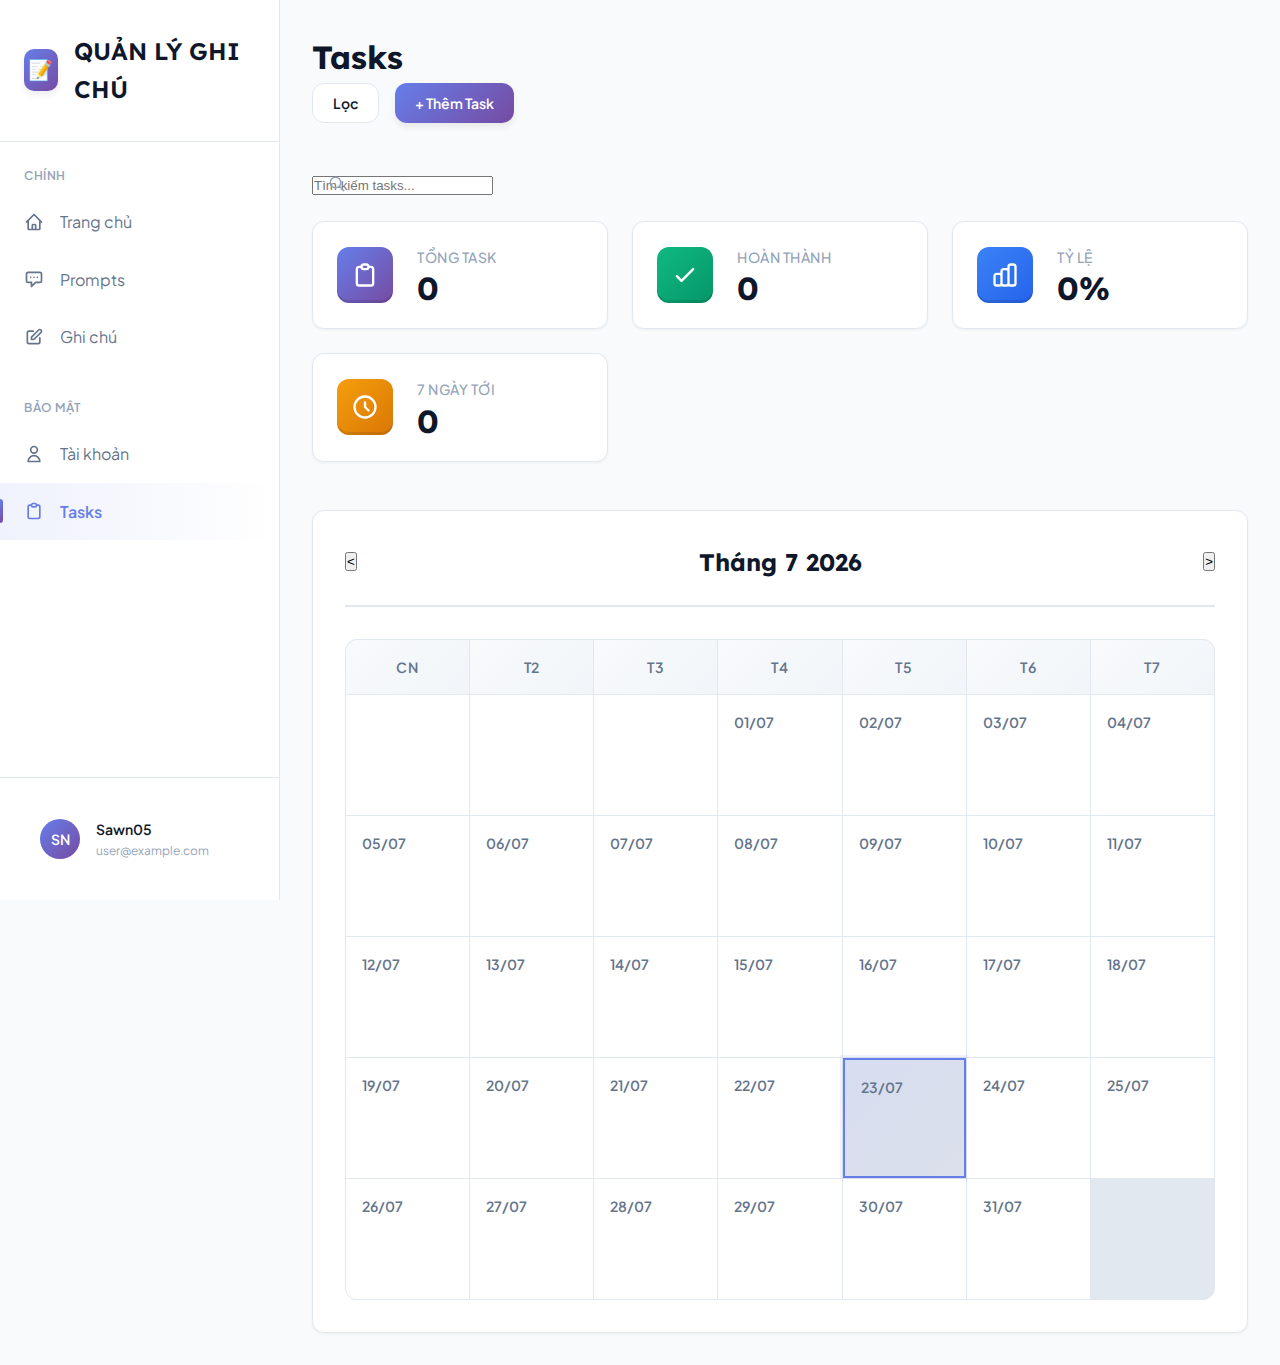
<file: wwwroot/tasks.html>
﻿<!doctype html>
<html lang="vi">
  <head>
    <meta charset="UTF-8" />
    <meta name="viewport" content="width=device-width, initial-scale=1.0" />
    <title>Tasks - SecureNotes</title>
    <link rel="stylesheet" href="css/site2.css" />
    <link rel="stylesheet" href="css/tasks.css" />
    <link
      href="https://fonts.googleapis.com/css2?family=Plus+Jakarta+Sans:wght@400;500;600;700&family=Lexend:wght@300;400;500;600&display=swap"
      rel="stylesheet"
    />
  </head>
  <body>
    <div class="app-container">
      <!-- Sidebar -->
      <aside class="sidebar">
        <div class="sidebar-header">
          <div class="logo">
            <div class="logo-icon">📝</div>
            <span>QUẢN LÝ GHI CHÚ</span>
          </div>
        </div>

        <nav class="sidebar-nav">
          <div class="nav-section">
            <div class="nav-section-title">Chính</div>
            <a href="index.html" class="nav-item">
              <svg
                class="nav-icon"
                fill="none"
                stroke="currentColor"
                viewBox="0 0 24 24"
              >
                <path
                  stroke-linecap="round"
                  stroke-linejoin="round"
                  stroke-width="2"
                  d="M3 12l2-2m0 0l7-7 7 7M5 10v10a1 1 0 001 1h3m10-11l2 2m-2-2v10a1 1 0 01-1 1h-3m-6 0a1 1 0 001-1v-4a1 1 0 011-1h2a1 1 0 011 1v4a1 1 0 001 1m-6 0h6"
                />
              </svg>
              <span>Trang chủ</span>
            </a>
            <a href="prompts.html" class="nav-item">
              <svg
                class="nav-icon"
                fill="none"
                stroke="currentColor"
                viewBox="0 0 24 24"
              >
                <path
                  stroke-linecap="round"
                  stroke-linejoin="round"
                  stroke-width="2"
                  d="M8 10h.01M12 10h.01M16 10h.01M9 16H5a2 2 0 01-2-2V6a2 2 0 012-2h14a2 2 0 012 2v8a2 2 0 01-2 2h-5l-5 5v-5z"
                />
              </svg>
              <span>Prompts</span>
            </a>
            <a href="notes.html" class="nav-item">
              <svg
                class="nav-icon"
                fill="none"
                stroke="currentColor"
                viewBox="0 0 24 24"
              >
                <path
                  stroke-linecap="round"
                  stroke-linejoin="round"
                  stroke-width="2"
                  d="M11 5H6a2 2 0 00-2 2v11a2 2 0 002 2h11a2 2 0 002-2v-5m-1.414-9.414a2 2 0 112.828 2.828L11.828 15H9v-2.828l8.586-8.586z"
                />
              </svg>
              <span>Ghi chú</span>
            </a>
          </div>

          <div class="nav-section">
            <div class="nav-section-title">Bảo mật</div>
            <a href="accounts.html" class="nav-item">
              <svg
                class="nav-icon"
                fill="none"
                stroke="currentColor"
                viewBox="0 0 24 24"
              >
                <path
                  stroke-linecap="round"
                  stroke-linejoin="round"
                  stroke-width="2"
                  d="M16 7a4 4 0 11-8 0 4 4 0 018 0zM12 14a7 7 0 00-7 7h14a7 7 0 00-7-7z"
                />
              </svg>
              <span>Tài khoản</span>
            </a>
            <a href="tasks.html" class="nav-item active">
              <svg
                class="nav-icon"
                fill="none"
                stroke="currentColor"
                viewBox="0 0 24 24"
              >
                <path
                  stroke-linecap="round"
                  stroke-linejoin="round"
                  stroke-width="2"
                  d="M9 5H7a2 2 0 00-2 2v12a2 2 0 002 2h10a2 2 0 002-2V7a2 2 0 00-2-2h-2M9 5a2 2 0 002 2h2a2 2 0 002-2M9 5a2 2 0 012-2h2a2 2 0 012 2"
                />
              </svg>
              <span>Tasks</span>
            </a>
          </div>
        </nav>

        <div class="sidebar-footer">
          <div class="user-profile">
            <div class="user-avatar">SN</div>
            <div class="user-info">
              <div class="user-name">Sawn05</div>
              <div class="user-email">user@example.com</div>
            </div>
          </div>
        </div>
      </aside>

      <!-- Main Content -->
      <main class="main-content">
        <div class="page-header">
          <h1 class="page-title">Tasks</h1>
          <div class="header-actions">
            <button class="btn btn-secondary">Lọc</button>
            <button
              class="btn btn-primary"
              onclick="SecureNotes.openAddTaskModal()"
            >
              + Thêm Task
            </button>
          </div>
        </div>

        <!-- Search Bar -->
        <div class="search-bar">
          <input type="text" placeholder="Tìm kiếm tasks..." />
          <svg
            class="search-icon"
            fill="none"
            stroke="currentColor"
            viewBox="0 0 24 24"
          >
            <path
              stroke-linecap="round"
              stroke-linejoin="round"
              stroke-width="2"
              d="M21 21l-6-6m2-5a7 7 0 11-14 0 7 7 0 0114 0z"
            />
          </svg>
        </div>

        <!-- Stats Cards -->
        <div class="stats-grid">
          <div class="stat-card">
            <div
              class="stat-icon"
              style="background: linear-gradient(135deg, #667eea, #764ba2)"
            >
              <svg
                width="24"
                height="24"
                fill="none"
                stroke="currentColor"
                viewBox="0 0 24 24"
              >
                <path
                  stroke-linecap="round"
                  stroke-linejoin="round"
                  stroke-width="2"
                  d="M9 5H7a2 2 0 00-2 2v12a2 2 0 002 2h10a2 2 0 002-2V7a2 2 0 00-2-2h-2M9 5a2 2 0 002 2h2a2 2 0 002-2M9 5a2 2 0 012-2h2a2 2 0 012 2"
                />
              </svg>
            </div>
            <div class="stat-content">
              <div class="stat-label">Tổng task</div>
              <div class="stat-value" id="total-tasks">0</div>
            </div>
          </div>
          <div class="stat-card">
            <div
              class="stat-icon"
              style="background: linear-gradient(135deg, #10b981, #059669)"
            >
              <svg
                width="24"
                height="24"
                fill="none"
                stroke="currentColor"
                viewBox="0 0 24 24"
              >
                <path
                  stroke-linecap="round"
                  stroke-linejoin="round"
                  stroke-width="2"
                  d="M5 13l4 4L19 7"
                />
              </svg>
            </div>
            <div class="stat-content">
              <div class="stat-label">Hoàn thành</div>
              <div class="stat-value" id="completed-tasks">0</div>
            </div>
          </div>
          <div class="stat-card">
            <div
              class="stat-icon"
              style="background: linear-gradient(135deg, #3b82f6, #2563eb)"
            >
              <svg
                width="24"
                height="24"
                fill="none"
                stroke="currentColor"
                viewBox="0 0 24 24"
              >
                <path
                  stroke-linecap="round"
                  stroke-linejoin="round"
                  stroke-width="2"
                  d="M9 19v-6a2 2 0 00-2-2H5a2 2 0 00-2 2v6a2 2 0 002 2h2a2 2 0 002-2zm0 0V9a2 2 0 012-2h2a2 2 0 012 2v10m-6 0a2 2 0 002 2h2a2 2 0 002-2m0 0V5a2 2 0 012-2h2a2 2 0 012 2v14a2 2 0 01-2 2h-2a2 2 0 01-2-2z"
                />
              </svg>
            </div>
            <div class="stat-content">
              <div class="stat-label">Tỷ lệ</div>
              <div class="stat-value" id="completion-rate">0%</div>
            </div>
          </div>
          <div class="stat-card">
            <div
              class="stat-icon"
              style="background: linear-gradient(135deg, #f59e0b, #d97706)"
            >
              <svg
                width="24"
                height="24"
                fill="none"
                stroke="currentColor"
                viewBox="0 0 24 24"
              >
                <path
                  stroke-linecap="round"
                  stroke-linejoin="round"
                  stroke-width="2"
                  d="M12 8v4l3 3m6-3a9 9 0 11-18 0 9 9 0 0118 0z"
                />
              </svg>
            </div>
            <div class="stat-content">
              <div class="stat-label">7 ngày tới</div>
              <div class="stat-value" id="upcoming-7days">0</div>
            </div>
          </div>
        </div>

        <!-- Calendar -->
        <div class="calendar-container">
          <div class="calendar-header">
            <button class="calendar-nav">&lt;</button>
            <h2 class="calendar-title">Tháng 11 2025</h2>
            <button class="calendar-nav">&gt;</button>
          </div>

          <div class="calendar-grid">
            <div class="calendar-weekday">CN</div>
            <div class="calendar-weekday">T2</div>
            <div class="calendar-weekday">T3</div>
            <div class="calendar-weekday">T4</div>
            <div class="calendar-weekday">T5</div>
            <div class="calendar-weekday">T6</div>
            <div class="calendar-weekday">T7</div>

            <!-- Ngày mẫu - JS sẽ cập nhật động -->
            <div class="calendar-day"></div>
            <div class="calendar-day" data-date="2025-10-27">
              <div class="day-number">27/10</div>
            </div>
            <div class="calendar-day" data-date="2025-10-28">
              <div class="day-number">28/10</div>
            </div>
            <div class="calendar-day" data-date="2025-10-29">
              <div class="day-number">29/10</div>
            </div>
            <div class="calendar-day" data-date="2025-10-30">
              <div class="day-number">30/10</div>
            </div>
            <div class="calendar-day" data-date="2025-10-31">
              <div class="day-number">31/10</div>
            </div>
            <div class="calendar-day has-tasks" data-date="2025-11-01">
              <div class="day-number">01/11</div>
              <div class="day-label"></div>
              <div class="task-preview-container"></div>
            </div>
            <div class="calendar-day has-tasks" data-date="2025-11-02">
              <div class="day-number">02/11</div>
              <div class="day-label">1/4</div>
              <div class="task-preview-container">
                <div class="task-preview">
                  <div class="task-dot completed"></div>
                  <span>Gửi email khách hàng</span>
                </div>
              </div>
            </div>
            <div class="calendar-day has-tasks" data-date="2025-11-03">
              <div class="day-number">03/11</div>
              <div class="day-label">2/2</div>
              <div class="task-preview-container">
                <div class="task-preview">
                  <div class="task-dot"></div>
                  <span>Kiểm tra inventory</span>
                </div>
                <div class="task-preview">
                  <div class="task-dot"></div>
                  <span>Book khách sạn</span>
                </div>
              </div>
            </div>
            <div class="calendar-day has-tasks" data-date="2025-11-04">
              <div class="day-number">04/11</div>
              <div class="day-label">2/3</div>
              <div class="task-preview-container">
                <div class="task-preview">
                  <div class="task-dot completed"></div>
                  <span>Đặt vé máy bay</span>
                </div>
                <div class="task-preview">
                  <div class="task-dot"></div>
                  <span>Review code</span>
                </div>
              </div>
            </div>
            <div class="calendar-day has-tasks" data-date="2025-11-05">
              <div class="day-number">05/11</div>
              <div class="day-label">1/3</div>
              <div class="task-preview-container">
                <div class="task-preview">
                  <div class="task-dot"></div>
                  <span>Meeting với khách hàng</span>
                </div>
              </div>
            </div>
            <div class="calendar-day has-tasks active" data-date="2025-11-06">
              <div class="day-number">06/11</div>
              <div class="day-label">1/2</div>
              <div class="task-preview-container">
                <div class="task-preview">
                  <div class="task-dot completed"></div>
                  <span>Thanh toán hóa đơn</span>
                </div>
              </div>
            </div>
            <div class="calendar-day" data-date="2025-11-07">
              <div class="day-number">07/11</div>
            </div>
            <div class="calendar-day has-tasks" data-date="2025-11-08">
              <div class="day-number">08/11</div>
              <div class="day-label">2/3</div>
              <div class="task-preview-container">
                <div class="task-preview">
                  <div class="task-dot completed"></div>
                  <span>Kiểm tra cao tài...</span>
                </div>
              </div>
            </div>
            <div class="calendar-day" data-date="2025-11-09">
              <div class="day-number">09/11</div>
            </div>
            <!-- Thêm các ngày còn lại nếu cần -->
            <div class="calendar-day" data-date="2025-11-10">
              <div class="day-number">10/11</div>
            </div>
            <div class="calendar-day" data-date="2025-11-11">
              <div class="day-number">11/11</div>
            </div>
            <div class="calendar-day" data-date="2025-11-12">
              <div class="day-number">12/11</div>
            </div>
            <div class="calendar-day" data-date="2025-11-13">
              <div class="day-number">13/11</div>
            </div>
            <div class="calendar-day" data-date="2025-11-14">
              <div class="day-number">14/11</div>
            </div>
            <div class="calendar-day" data-date="2025-11-15">
              <div class="day-number">15/11</div>
            </div>
            <div class="calendar-day" data-date="2025-11-16">
              <div class="day-number">16/11</div>
            </div>
          </div>
        </div>

        <!-- Modal chi tiết task (sẽ được JS fill nội dung) -->
        <div id="taskModal" class="modal" style="display: none">
          <div class="modal-content">
            <div class="modal-header">
              <h3>Chi tiết Task</h3>
              <button class="modal-close">×</button>
            </div>
            <div class="modal-body">
              <!-- JS sẽ chèn danh sách task vào đây -->
            </div>
          </div>
        </div>

        <!-- Modal thêm task mới (JS sẽ dùng openModal để tạo động) -->
      </main>
    </div>

    <script src="js/site2.js"></script>
  </body>
</html>
</file>
<file: wwwroot/css/dashboard.css>
﻿

.activity-list {
    display: flex;
    flex-direction: column;
    gap: var(--spacing-md);
}

.activity-item {
    display: flex;
    align-items: flex-start;
    gap: var(--spacing-md);
    padding: var(--spacing-md);
    border-radius: 8px;
    transition: all var(--transition-fast);
}

    .activity-item:hover {
        background: var(--bg-tertiary);
        transform: translateX(4px);
    }

.activity-icon {
    width: 40px;
    height: 40px;
    border-radius: 8px;
    display: flex;
    align-items: center;
    justify-content: center;
    flex-shrink: 0;
}

.activity-content {
    flex: 1;
}

.activity-title {
    font-size: 0.875rem;
    font-weight: 500;
    color: var(--text-primary);
    margin-bottom: 4px;
}

.activity-time {
    font-size: 0.75rem;
    color: var(--text-tertiary);
}

/* Quick Actions */
.quick-actions {
    display: flex;
    flex-direction: column;
    gap: var(--spacing-sm);
}

.quick-action-btn {
    display: flex;
    align-items: center;
    gap: var(--spacing-md);
    padding: var(--spacing-md);
    background: var(--bg-secondary);
    border: 1px solid var(--border-color);
    border-radius: 8px;
    cursor: pointer;
    transition: all var(--transition-fast);
    text-align: left;
    font-family: var(--font-primary);
    font-size: 0.875rem;
    font-weight: 500;
    color: var(--text-primary);
}

    .quick-action-btn:hover {
        background: var(--bg-tertiary);
        border-color: #667eea;
        transform: translateX(4px);
    }

.quick-action-icon {
    width: 42px;
    height: 42px;
    border-radius: 8px;
    display: flex;
    align-items: center;
    justify-content: center;
    color: white;
    flex-shrink: 0;
}

/* Responsive Dashboard */
@media (max-width: 1024px) {
    .main-content > div[style*="grid-template-columns"] {
        grid-template-columns: 1fr !important;
    }
}
</file>
<file: wwwroot/css/notes.css>
﻿/* ===== NOTES PAGE STYLES ===== */

/* Editor Container */
.editor-container {
    background: var(--bg-secondary);
    border-radius: var(--border-radius);
    border: 1px solid var(--border-color);
    box-shadow: var(--shadow-sm);
    overflow: hidden;
    animation: fadeInUp 0.6s ease-out;
}

/* Editor Toolbar */
.editor-toolbar {
    display: flex;
    align-items: center;
    gap: var(--spacing-sm);
    padding: var(--spacing-md) var(--spacing-lg);
    background: linear-gradient(135deg, #f8fafc 0%, #f1f5f9 100%);
    border-bottom: 1px solid var(--border-color);
    flex-wrap: wrap;
}

.toolbar-group {
    display: flex;
    gap: 4px;
}

.toolbar-btn {
    width: 36px;
    height: 36px;
    display: flex;
    align-items: center;
    justify-content: center;
    background: white;
    border: 1px solid var(--border-color);
    border-radius: 6px;
    cursor: pointer;
    transition: all var(--transition-fast);
    color: var(--text-secondary);
}

    .toolbar-btn:hover {
        background: var(--bg-tertiary);
        border-color: #667eea;
        color: #667eea;
    }

    .toolbar-btn:active {
        transform: scale(0.95);
    }

    .toolbar-btn.active {
        background: #667eea;
        border-color: #667eea;
        color: white;
    }

.toolbar-divider {
    width: 1px;
    height: 24px;
    background: var(--border-color);
}

.note-title-input {
    flex: 1;
    min-width: 200px;
    padding: 0.5rem 1rem;
    border: 1px solid var(--border-color);
    border-radius: 6px;
    font-family: var(--font-display);
    font-size: 1rem;
    font-weight: 600;
    background: white;
    transition: all var(--transition-fast);
}

    .note-title-input:focus {
        outline: none;
        border-color: #667eea;
        box-shadow: 0 0 0 3px rgba(102, 126, 234, 0.1);
    }

/* Editor Content */
.editor-content {
    min-height: 500px;
    padding: var(--spacing-2xl);
    font-family: var(--font-primary);
    font-size: 1rem;
    line-height: 1.8;
    color: var(--text-primary);
    outline: none;
}

    .editor-content:focus {
        background: rgba(102, 126, 234, 0.02);
    }

    .editor-content h1,
    .editor-content h2,
    .editor-content h3 {
        font-family: var(--font-display);
        font-weight: 700;
        margin-top: var(--spacing-xl);
        margin-bottom: var(--spacing-md);
        color: var(--text-primary);
    }

    .editor-content h1 {
        font-size: 2rem;
    }

    .editor-content h2 {
        font-size: 1.5rem;
    }

    .editor-content h3 {
        font-size: 1.25rem;
    }

    .editor-content p {
        margin-bottom: var(--spacing-md);
    }

    .editor-content ul,
    .editor-content ol {
        margin-left: var(--spacing-xl);
        margin-bottom: var(--spacing-md);
    }

    .editor-content li {
        margin-bottom: var(--spacing-sm);
    }

    .editor-content img {
        max-width: 100%;
        height: auto;
        border-radius: 8px;
        margin: var(--spacing-lg) 0;
        box-shadow: var(--shadow-md);
    }

/* Editor Images Grid */
.editor-images {
    display: grid;
    grid-template-columns: repeat(auto-fill, minmax(200px, 1fr));
    gap: var(--spacing-md);
    margin: var(--spacing-lg) 0;
}

.editor-image-wrapper {
    position: relative;
    aspect-ratio: 1;
    border-radius: 8px;
    overflow: hidden;
    border: 2px dashed var(--border-color);
    transition: all var(--transition-normal);
}

    .editor-image-wrapper:hover {
        border-color: #667eea;
        transform: translateY(-4px);
        box-shadow: var(--shadow-md);
    }

    .editor-image-wrapper img {
        width: 100%;
        height: 100%;
        object-fit: cover;
        margin: 0;
        box-shadow: none;
    }

.image-remove-btn {
    position: absolute;
    top: 8px;
    right: 8px;
    width: 28px;
    height: 28px;
    border-radius: 50%;
    background: rgba(239, 68, 68, 0.9);
    color: white;
    border: none;
    font-size: 1.25rem;
    display: flex;
    align-items: center;
    justify-content: center;
    cursor: pointer;
    opacity: 0;
    transition: all var(--transition-fast);
    z-index: 10;
}

.editor-image-wrapper:hover .image-remove-btn {
    opacity: 1;
}

.image-remove-btn:hover {
    background: rgba(220, 38, 38, 1);
    transform: scale(1.1);
}

.editor-image-placeholder {
    aspect-ratio: 1;
    border: 2px dashed var(--border-color);
    border-radius: 8px;
    display: flex;
    align-items: center;
    justify-content: center;
    transition: all var(--transition-normal);
    cursor: pointer;
}

    .editor-image-placeholder:hover {
        border-color: #667eea;
        background: rgba(102, 126, 234, 0.05);
    }

.add-image-btn {
    background: transparent;
    border: none;
    color: var(--text-tertiary);
    font-size: 1rem;
    cursor: pointer;
    padding: var(--spacing-lg);
    transition: color var(--transition-fast);
}

    .add-image-btn:hover {
        color: #667eea;
    }

/* Editor Table */
.editor-table {
    width: 100%;
    border-collapse: collapse;
    margin: var(--spacing-lg) 0;
    border-radius: 8px;
    overflow: hidden;
    box-shadow: var(--shadow-sm);
}

    .editor-table thead {
        background: linear-gradient(135deg, #667eea 0%, #764ba2 100%);
    }

    .editor-table th {
        padding: var(--spacing-md);
        text-align: left;
        font-weight: 600;
        color: white;
        font-size: 0.875rem;
        text-transform: uppercase;
        letter-spacing: 0.05em;
    }

    .editor-table td {
        padding: var(--spacing-md);
        border-bottom: 1px solid var(--border-color);
        color: var(--text-primary);
    }

    .editor-table tbody tr:hover {
        background: var(--bg-tertiary);
    }

    .editor-table tbody tr:last-child td {
        border-bottom: none;
    }

/* Editor Footer */
.editor-footer {
    display: flex;
    justify-content: space-between;
    align-items: center;
    padding: var(--spacing-md) var(--spacing-lg);
    background: linear-gradient(135deg, #f8fafc 0%, #f1f5f9 100%);
    border-top: 1px solid var(--border-color);
}

.editor-status {
    display: flex;
    align-items: center;
    gap: var(--spacing-sm);
    font-size: 0.875rem;
}

.status-text {
    color: var(--text-secondary);
    display: flex;
    align-items: center;
    gap: 6px;
}

    .status-text::before {
        content: '';
        width: 8px;
        height: 8px;
        border-radius: 50%;
        background: #10b981;
        animation: pulse 2s infinite;
    }

@keyframes pulse {
    0%, 100% {
        opacity: 1;
    }

    50% {
        opacity: 0.5;
    }
}

.status-time {
    color: var(--text-tertiary);
}

.editor-actions {
    display: flex;
    gap: var(--spacing-sm);
}

.btn-sm {
    padding: 0.5rem 1rem;
    font-size: 0.875rem;
}

/* Code Blocks */
.editor-content pre {
    background: #1e293b;
    color: #e2e8f0;
    padding: var(--spacing-lg);
    border-radius: 8px;
    overflow-x: auto;
    margin: var(--spacing-lg) 0;
    font-family: 'Courier New', monospace;
    font-size: 0.875rem;
    line-height: 1.6;
}

.editor-content code {
    background: rgba(102, 126, 234, 0.1);
    color: #667eea;
    padding: 2px 6px;
    border-radius: 4px;
    font-family: 'Courier New', monospace;
    font-size: 0.875rem;
}

.editor-content pre code {
    background: transparent;
    color: inherit;
    padding: 0;
}

/* Blockquotes */
.editor-content blockquote {
    border-left: 4px solid #667eea;
    padding-left: var(--spacing-lg);
    margin: var(--spacing-lg) 0;
    color: var(--text-secondary);
    font-style: italic;
}

/* Links */
.editor-content a {
    color: #667eea;
    text-decoration: none;
    border-bottom: 1px solid rgba(102, 126, 234, 0.3);
    transition: all var(--transition-fast);
}

    .editor-content a:hover {
        color: #764ba2;
        border-bottom-color: #764ba2;
    }

/* Selection */
.editor-content::selection {
    background: rgba(102, 126, 234, 0.2);
}

.editor-content ::-moz-selection {
    background: rgba(102, 126, 234, 0.2);
}

/* Placeholder */
.editor-content:empty:before {
    content: attr(data-placeholder);
    color: var(--text-tertiary);
    font-style: italic;
}

/* Responsive */
@media (max-width: 768px) {
    .editor-toolbar {
        padding: var(--spacing-sm);
    }

    .toolbar-group {
        flex-wrap: wrap;
    }

    .note-title-input {
        width: 100%;
        margin-top: var(--spacing-sm);
    }

    .editor-content {
        padding: var(--spacing-lg);
        min-height: 400px;
    }

    .editor-images {
        grid-template-columns: repeat(auto-fill, minmax(150px, 1fr));
    }

    .editor-footer {
        flex-direction: column;
        gap: var(--spacing-sm);
        align-items: flex-start;
    }
}

@media (max-width: 480px) {
    .editor-images {
        grid-template-columns: 1fr;
    }

    .editor-table {
        font-size: 0.875rem;
    }

        .editor-table th,
        .editor-table td {
            padding: var(--spacing-sm);
        }
}

/* Print Styles */
@media print {
    .sidebar,
    .page-header,
    .editor-toolbar,
    .editor-footer {
        display: none;
    }

    .main-content {
        margin-left: 0;
    }

    .editor-content {
        padding: 0;
    }
}
</file>
<file: wwwroot/css/prompts.css>
/* Prompts Page Specific Styles */

/* Categories Section */
.categories-section {
  margin-bottom: 2rem;
}

.section-title {
  font-size: 1.25rem;
  font-weight: 600;
  color: var(--text-primary, #1a1a1a);
  margin-bottom: 1rem;
  font-family: "Lexend", sans-serif;
}

.categories-grid {
  display: flex;
  flex-wrap: wrap;
  gap: 0.75rem;
}

.category-chip {
  display: inline-flex;
  align-items: center;
  gap: 0.5rem;
  padding: 0.625rem 1.25rem;
  background: var(--surface, #ffffff);
  border: 2px solid var(--border, #e5e7eb);
  border-radius: 2rem;
  font-size: 0.875rem;
  font-weight: 500;
  color: var(--text-secondary, #6b7280);
  cursor: pointer;
  transition: all 0.2s ease;
  font-family: "Plus Jakarta Sans", sans-serif;
}

.category-chip:hover {
  border-color: var(--primary, #6366f1);
  color: var(--primary, #6366f1);
  background: var(--primary-light, #eef2ff);
  transform: translateY(-2px);
  box-shadow: 0 4px 12px rgba(99, 102, 241, 0.15);
}

.category-chip.active {
  background: linear-gradient(135deg, #667eea 0%, #764ba2 100%);
  border-color: transparent;
  color: #ffffff;
  box-shadow: 0 4px 12px rgba(102, 126, 234, 0.3);
}

.chip-icon {
  font-size: 1.125rem;
}

/* Prompts Section */
.prompts-section {
  margin-top: 2.5rem;
}

.prompts-grid {
  display: grid;
  grid-template-columns: repeat(auto-fill, minmax(320px, 1fr));
  gap: 1.5rem;
  margin-top: 1.5rem;
}

/* Prompt Card */
.prompt-card {
  background: var(--surface, #ffffff);
  border: 1px solid var(--border, #e5e7eb);
  border-radius: 1rem;
  padding: 1.5rem;
  transition: all 0.3s ease;
  cursor: pointer;
  position: relative;
  overflow: hidden;
}

.prompt-card::before {
  content: "";
  position: absolute;
  top: 0;
  left: 0;
  right: 0;
  height: 4px;
  background: linear-gradient(90deg, #667eea 0%, #764ba2 100%);
  opacity: 0;
  transition: opacity 0.3s ease;
}

.prompt-card:hover {
  transform: translateY(-4px);
  box-shadow: 0 12px 24px rgba(0, 0, 0, 0.1);
  border-color: var(--primary, #6366f1);
}

.prompt-card:hover::before {
  opacity: 1;
}

/* Prompt Header */
.prompt-header {
  display: flex;
  align-items: center;
  justify-content: space-between;
  margin-bottom: 1rem;
}

.prompt-category {
  display: inline-flex;
  align-items: center;
  gap: 0.375rem;
  padding: 0.375rem 0.875rem;
  border-radius: 1.5rem;
  font-size: 0.75rem;
  font-weight: 600;
  font-family: "Plus Jakarta Sans", sans-serif;
  text-transform: uppercase;
  letter-spacing: 0.025em;
}

.prompt-category.coding {
  background: linear-gradient(135deg, #667eea15, #764ba215);
  color: #667eea;
}

.prompt-category.writing {
  background: linear-gradient(135deg, #f093fb15, #f5576c15);
  color: #f5576c;
}

.prompt-category.email {
  background: linear-gradient(135deg, #4facfe15, #00f2fe15);
  color: #4facfe;
}

.prompt-category.business {
  background: linear-gradient(135deg, #fa709a15, #fee14015);
  color: #fa709a;
}

.prompt-category.creative {
  background: linear-gradient(135deg, #a8edea15, #fed6e315);
  color: #30c9bc;
}

/* Favorite Button */
.btn-icon.favorite {
  width: 2rem;
  height: 2rem;
  padding: 0;
  display: flex;
  align-items: center;
  justify-content: center;
  background: transparent;
  border: none;
  color: var(--text-tertiary, #9ca3af);
  cursor: pointer;
  transition: all 0.2s ease;
  border-radius: 50%;
}

.btn-icon.favorite:hover {
  background: var(--hover-bg, #f3f4f6);
  color: #ef4444;
  transform: scale(1.1);
}

.btn-icon.favorite.active {
  color: #ef4444;
}

.btn-icon.favorite.active:hover {
  color: #dc2626;
}

/* Prompt Content */
.prompt-title {
  font-size: 1.125rem;
  font-weight: 600;
  color: var(--text-primary, #1a1a1a);
  margin-bottom: 0.625rem;
  font-family: "Lexend", sans-serif;
  line-height: 1.4;
}

.prompt-description {
  font-size: 0.875rem;
  color: var(--text-secondary, #6b7280);
  line-height: 1.6;
  margin-bottom: 1.25rem;
  display: -webkit-box;
  -webkit-line-clamp: 2;
  line-clamp: 2;
  -webkit-box-orient: vertical;
  overflow: hidden;
  font-family: "Plus Jakarta Sans", sans-serif;
}

/* Prompt Footer */
.prompt-footer {
  display: flex;
  align-items: center;
  justify-content: space-between;
  padding-top: 1rem;
  border-top: 1px solid var(--border, #e5e7eb);
}

.prompt-meta {
  display: flex;
  align-items: center;
  gap: 1rem;
}

.meta-item {
  display: flex;
  align-items: center;
  gap: 0.375rem;
  font-size: 0.75rem;
  color: var(--text-tertiary, #9ca3af);
  font-family: "Plus Jakarta Sans", sans-serif;
}

.meta-item svg {
  flex-shrink: 0;
}

/* Small Button */
.btn-sm {
  padding: 0.5rem 1rem;
  font-size: 0.813rem;
  border-radius: 0.5rem;
  font-weight: 500;
}

/* Responsive Design */
@media (max-width: 1024px) {
  .prompts-grid {
    grid-template-columns: repeat(auto-fill, minmax(280px, 1fr));
    gap: 1.25rem;
  }
}

@media (max-width: 768px) {
  .categories-grid {
    gap: 0.5rem;
  }

  .category-chip {
    padding: 0.5rem 1rem;
    font-size: 0.813rem;
  }

  .prompts-grid {
    grid-template-columns: 1fr;
    gap: 1rem;
  }

  .prompt-card {
    padding: 1.25rem;
  }

  .prompt-title {
    font-size: 1rem;
  }

  .prompt-footer {
    flex-direction: column;
    align-items: flex-start;
    gap: 0.75rem;
  }

  .btn-sm {
    width: 100%;
  }
}

/* Animation for cards */
@keyframes fadeInUp {
  from {
    opacity: 0;
    transform: translateY(20px);
  }
  to {
    opacity: 1;
    transform: translateY(0);
  }
}

.prompt-card {
  animation: fadeInUp 0.5s ease-out;
}

.prompt-card:nth-child(1) {
  animation-delay: 0.05s;
}
.prompt-card:nth-child(2) {
  animation-delay: 0.1s;
}
.prompt-card:nth-child(3) {
  animation-delay: 0.15s;
}
.prompt-card:nth-child(4) {
  animation-delay: 0.2s;
}
.prompt-card:nth-child(5) {
  animation-delay: 0.25s;
}
.prompt-card:nth-child(6) {
  animation-delay: 0.3s;
}

/* Empty state (if needed) */
.prompts-empty {
  text-align: center;
  padding: 4rem 2rem;
  color: var(--text-secondary, #6b7280);
}

.prompts-empty svg {
  width: 4rem;
  height: 4rem;
  margin: 0 auto 1rem;
  opacity: 0.5;
}

.prompts-empty h3 {
  font-size: 1.25rem;
  font-weight: 600;
  margin-bottom: 0.5rem;
  color: var(--text-primary, #1a1a1a);
}

.prompts-empty p {
  font-size: 0.875rem;
  margin-bottom: 1.5rem;
}

/* Loading state */
.prompt-card.loading {
  pointer-events: none;
  opacity: 0.6;
}

.prompt-card.loading::after {
  content: "";
  position: absolute;
  inset: 0;
  background: linear-gradient(
    90deg,
    transparent,
    rgba(255, 255, 255, 0.5),
    transparent
  );
  animation: shimmer 2s infinite;
}

@keyframes shimmer {
  0% {
    transform: translateX(-100%);
  }
  100% {
    transform: translateX(100%);
  }
}

@keyframes fadeIn {
  from {
    opacity: 0;
    transform: translateY(10px);
  }
  to {
    opacity: 1;
    transform: translateY(0);
  }
}

.prompt-card {
  transition:
    transform 0.2s ease,
    box-shadow 0.2s ease;
}

/* Khi người dùng xóa hết text tìm kiếm, các card sẽ hiện lại mượt hơn */
.prompts-grid {
  transition: all 0.3s ease-in-out;
}
</file>
<file: wwwroot/css/tasks.css>
﻿/* ===== TASKS PAGE STYLES ===== */

/* Stats Grid */
.stats-grid {
    display: grid;
    grid-template-columns: repeat(auto-fit, minmax(240px, 1fr));
    gap: var(--spacing-lg);
    margin-bottom: var(--spacing-2xl);
}

.stat-card {
    background: var(--bg-secondary);
    border-radius: var(--border-radius);
    padding: var(--spacing-lg);
    display: flex;
    align-items: center;
    gap: var(--spacing-lg);
    border: 1px solid var(--border-color);
    box-shadow: var(--shadow-sm);
    transition: all var(--transition-normal);
    animation: fadeInUp 0.5s ease-out;
}

    .stat-card:hover {
        transform: translateY(-4px);
        box-shadow: var(--shadow-md);
    }

.stat-icon {
    width: 56px;
    height: 56px;
    border-radius: 12px;
    display: flex;
    align-items: center;
    justify-content: center;
    color: white;
    flex-shrink: 0;
}

.stat-content {
    flex: 1;
}

.stat-label {
    font-size: 0.875rem;
    color: var(--text-tertiary);
    margin-bottom: 4px;
}

.stat-value {
    font-size: 2rem;
    font-weight: 700;
    font-family: var(--font-display);
    color: var(--text-primary);
    line-height: 1;
}

/* Calendar Container */
.calendar-container {
    background: var(--bg-secondary);
    border-radius: var(--border-radius);
    border: 1px solid var(--border-color);
    padding: var(--spacing-xl);
    box-shadow: var(--shadow-sm);
    animation: fadeInUp 0.6s ease-out;
}

.calendar-header {
    display: flex;
    justify-content: space-between;
    align-items: center;
    margin-bottom: var(--spacing-xl);
    padding-bottom: var(--spacing-lg);
    border-bottom: 2px solid var(--border-color);
}

.calendar-title {
    font-family: var(--font-display);
    font-size: 1.5rem;
    font-weight: 700;
    color: var(--text-primary);
}

/* Calendar Grid */
.calendar-grid {
    display: grid;
    grid-template-columns: repeat(7, 1fr);
    gap: 1px;
    background: var(--border-color);
    border: 1px solid var(--border-color);
    border-radius: var(--border-radius);
    overflow: hidden;
}

.calendar-weekday {
    background: linear-gradient(135deg, #f8fafc 0%, #f1f5f9 100%);
    padding: var(--spacing-md);
    text-align: center;
    font-weight: 600;
    font-size: 0.875rem;
    color: var(--text-secondary);
    text-transform: uppercase;
    letter-spacing: 0.05em;
}

.calendar-day {
    background: var(--bg-secondary);
    min-height: 120px;
    padding: var(--spacing-md);
    position: relative;
    cursor: pointer;
    transition: all var(--transition-fast);
}

    .calendar-day:hover {
        background: var(--bg-tertiary);
        transform: scale(1.02);
        z-index: 10;
    }

    .calendar-day.past {
        opacity: 0.5;
        background: #fafafa;
    }

        .calendar-day.past:hover {
            background: #f5f5f5;
        }

    .calendar-day.active {
        background: linear-gradient(135deg, rgba(102, 126, 234, 0.1) 0%, rgba(118, 75, 162, 0.05) 100%);
        border: 2px solid #667eea;
        box-shadow: 0 0 0 3px rgba(102, 126, 234, 0.1);
    }

    .calendar-day.has-tasks {
        border-left: 3px solid #667eea;
    }

.day-number {
    font-size: 0.875rem;
    font-weight: 600;
    color: var(--text-secondary);
    margin-bottom: var(--spacing-xs);
}

.day-label {
    display: inline-block;
    background: linear-gradient(135deg, #667eea 0%, #764ba2 100%);
    color: white;
    font-size: 0.75rem;
    padding: 2px 8px;
    border-radius: 12px;
    font-weight: 600;
    margin-bottom: var(--spacing-sm);
}

.task-preview {
    display: flex;
    align-items: center;
    gap: 6px;
    padding: 4px 0;
    font-size: 0.75rem;
    color: var(--text-secondary);
    overflow: hidden;
    text-overflow: ellipsis;
    white-space: nowrap;
}

.task-dot {
    width: 8px;
    height: 8px;
    border-radius: 50%;
    background: #94a3b8;
    flex-shrink: 0;
    position: relative;
}

    .task-dot.completed {
        background: #10b981;
    }

        .task-dot.completed::after {
            content: '✓';
            position: absolute;
            top: 50%;
            left: 50%;
            transform: translate(-50%, -50%);
            font-size: 6px;
            color: white;
            font-weight: bold;
        }

/* Modal */
.modal {
    position: fixed;
    top: 0;
    left: 0;
    width: 100%;
    height: 100%;
    background: rgba(0, 0, 0, 0.5);
    display: flex;
    align-items: center;
    justify-content: center;
    z-index: 10000;
    animation: fadeIn 0.3s ease-out;
}

@keyframes fadeIn {
    from {
        opacity: 0;
    }

    to {
        opacity: 1;
    }
}

.modal-content {
    background: var(--bg-secondary);
    border-radius: var(--border-radius);
    max-width: 600px;
    width: 90%;
    max-height: 80vh;
    overflow-y: auto;
    box-shadow: var(--shadow-xl);
    animation: slideUp 0.3s ease-out;
}

@keyframes slideUp {
    from {
        transform: translateY(50px);
        opacity: 0;
    }

    to {
        transform: translateY(0);
        opacity: 1;
    }
}

.modal-header {
    display: flex;
    justify-content: space-between;
    align-items: center;
    padding: var(--spacing-lg);
    border-bottom: 1px solid var(--border-color);
}

    .modal-header h3 {
        font-family: var(--font-display);
        font-size: 1.25rem;
        font-weight: 600;
        color: var(--text-primary);
    }

.modal-close {
    background: transparent;
    border: none;
    font-size: 1.5rem;
    color: var(--text-tertiary);
    cursor: pointer;
    padding: 0;
    width: 32px;
    height: 32px;
    display: flex;
    align-items: center;
    justify-content: center;
    border-radius: 6px;
    transition: all var(--transition-fast);
}

    .modal-close:hover {
        background: var(--bg-tertiary);
        color: var(--text-primary);
    }

.modal-body {
    padding: var(--spacing-lg);
}

/* Task Item in Modal */
.task-item {
    display: flex;
    align-items: flex-start;
    gap: var(--spacing-md);
    padding: var(--spacing-md);
    border-radius: 8px;
    margin-bottom: var(--spacing-sm);
    transition: background var(--transition-fast);
}

    .task-item:hover {
        background: var(--bg-tertiary);
    }

.task-checkbox {
    width: 20px;
    height: 20px;
    margin-top: 2px;
    cursor: pointer;
}

.task-content {
    flex: 1;
}

.task-text {
    font-size: 0.875rem;
    color: var(--text-primary);
    margin-bottom: 4px;
}

.task-meta {
    display: flex;
    gap: var(--spacing-md);
    font-size: 0.75rem;
    color: var(--text-tertiary);
}

.task-actions {
    display: flex;
    gap: var(--spacing-xs);
}

/* Responsive */
@media (max-width: 1200px) {
    .calendar-grid {
        font-size: 0.875rem;
    }

    .calendar-day {
        min-height: 100px;
    }

    .task-preview {
        font-size: 0.7rem;
    }
}

@media (max-width: 768px) {
    .stats-grid {
        grid-template-columns: repeat(2, 1fr);
    }

    .calendar-day {
        min-height: 80px;
        padding: var(--spacing-sm);
    }

    .day-number {
        font-size: 0.75rem;
    }

    .task-preview {
        display: none;
    }
}

@media (max-width: 480px) {
    .stats-grid {
        grid-template-columns: 1fr;
    }

    .calendar-weekday {
        font-size: 0.7rem;
        padding: var(--spacing-sm);
    }
}
</file>
<file: wwwroot/css/site2.css>
﻿/* ===== RESET & BASE STYLES ===== */
* {
  margin: 0;
  padding: 0;
  box-sizing: border-box;
}

:root {
  /* Color Palette */
  --primary-gradient: linear-gradient(135deg, #667eea 0%, #764ba2 100%);
  --secondary-gradient: linear-gradient(135deg, #f093fb 0%, #f5576c 100%);
  --success-color: #10b981;
  --warning-color: #f59e0b;
  --danger-color: #ef4444;
  --info-color: #3b82f6;
  /* Background Colors */
  --bg-primary: #f8fafc;
  --bg-secondary: #ffffff;
  --bg-tertiary: #f1f5f9;
  --bg-dark: #1e293b;
  /* Text Colors */
  --text-primary: #0f172a;
  --text-secondary: #64748b;
  --text-tertiary: #94a3b8;
  --text-light: #ffffff;
  /* Border & Shadow */
  --border-color: #e2e8f0;
  --border-radius: 12px;
  --shadow-sm: 0 1px 3px rgba(0, 0, 0, 0.05);
  --shadow-md: 0 4px 6px rgba(0, 0, 0, 0.07);
  --shadow-lg: 0 10px 25px rgba(0, 0, 0, 0.1);
  --shadow-xl: 0 20px 40px rgba(0, 0, 0, 0.15);
  /* Typography */
  --font-primary:
    "Plus Jakarta Sans", -apple-system, BlinkMacSystemFont, sans-serif;
  --font-display: "Lexend", sans-serif;
  /* Spacing */
  --spacing-xs: 0.25rem;
  --spacing-sm: 0.5rem;
  --spacing-md: 1rem;
  --spacing-lg: 1.5rem;
  --spacing-xl: 2rem;
  --spacing-2xl: 3rem;
  /* Transitions */
  --transition-fast: 150ms ease-in-out;
  --transition-normal: 250ms ease-in-out;
  --transition-slow: 400ms ease-in-out;
}

body {
  font-family: var(--font-primary);
  background: var(--bg-primary);
  color: var(--text-primary);
  line-height: 1.6;
  overflow-x: hidden;
}

/* ===== LAYOUT ===== */
.app-container {
  display: flex;
  min-height: 100vh;
  position: relative;
}

/* ===== SIDEBAR ===== */
.sidebar {
  width: 280px;
  background: var(--bg-secondary);
  border-right: 1px solid var(--border-color);
  display: flex;
  flex-direction: column;
  position: fixed;
  left: 0;
  top: 0;
  bottom: 0;
  z-index: 1000;
  transition: transform var(--transition-normal);
}

.sidebar-header {
  padding: var(--spacing-xl) var(--spacing-lg);
  border-bottom: 1px solid var(--border-color);
}

.logo {
  display: flex;
  align-items: center;
  gap: var(--spacing-md);
  font-family: var(--font-display);
  font-size: 1.5rem;
  font-weight: 600;
  color: var(--text-primary);
}

.logo-icon {
  width: 42px;
  height: 42px;
  background: var(--primary-gradient);
  border-radius: 10px;
  display: flex;
  align-items: center;
  justify-content: center;
  color: white;
  font-size: 1.25rem;
  box-shadow: var(--shadow-md);
}

.sidebar-nav {
  flex: 1;
  padding: var(--spacing-lg) 0;
  overflow-y: auto;
}

.nav-section {
  margin-bottom: var(--spacing-xl);
}

.nav-section-title {
  padding: 0 var(--spacing-lg);
  margin-bottom: var(--spacing-sm);
  font-size: 0.75rem;
  font-weight: 600;
  text-transform: uppercase;
  letter-spacing: 0.05em;
  color: var(--text-tertiary);
}

.nav-item {
  display: flex;
  align-items: center;
  gap: var(--spacing-md);
  padding: var(--spacing-md) var(--spacing-lg);
  color: var(--text-secondary);
  text-decoration: none;
  transition: all var(--transition-fast);
  position: relative;
  cursor: pointer;
}

.nav-item::before {
  content: "";
  position: absolute;
  left: 0;
  top: 50%;
  transform: translateY(-50%);
  width: 3px;
  height: 0;
  background: var(--primary-gradient);
  border-radius: 0 3px 3px 0;
  transition: height var(--transition-normal);
}

.nav-item:hover {
  background: var(--bg-tertiary);
  color: var(--text-primary);
}

.nav-item.active {
  background: linear-gradient(
    90deg,
    rgba(102, 126, 234, 0.1) 0%,
    transparent 100%
  );
  color: #667eea;
  font-weight: 600;
}

.nav-item.active::before {
  height: 24px;
}

.nav-icon {
  width: 20px;
  height: 20px;
  flex-shrink: 0;
}

.sidebar-footer {
  padding: var(--spacing-lg);
  border-top: 1px solid var(--border-color);
}

.user-profile {
  display: flex;
  align-items: center;
  gap: var(--spacing-md);
  padding: var(--spacing-md);
  border-radius: var(--border-radius);
  transition: background var(--transition-fast);
  cursor: pointer;
}

.user-profile:hover {
  background: var(--bg-tertiary);
}

.user-avatar {
  width: 40px;
  height: 40px;
  border-radius: 50%;
  background: var(--primary-gradient);
  display: flex;
  align-items: center;
  justify-content: center;
  color: white;
  font-weight: 600;
  font-size: 0.875rem;
}

.user-info {
  flex: 1;
}

.user-name {
  font-weight: 600;
  font-size: 0.875rem;
  color: var(--text-primary);
}

.user-email {
  font-size: 0.75rem;
  color: var(--text-tertiary);
}

/* ===== MAIN CONTENT ===== */
.main-content {
  flex: 1;
  margin-left: 280px;
  padding: var(--spacing-xl);
  min-height: 100vh;
}

/* ===== HEADER ===== */
.page-header {
  margin-bottom: var(--spacing-2xl);
  animation: slideDown 0.5s ease-out;
}

@keyframes slideDown {
  from {
    opacity: 0;
    transform: translateY(-20px);
  }

  to {
    opacity: 1;
    transform: translateY(0);
  }
}

.header-top {
  display: flex;
  justify-content: space-between;
  align-items: center;
  margin-bottom: var(--spacing-lg);
}

.page-title {
  font-family: var(--font-display);
  font-size: 2rem;
  font-weight: 700;
  color: var(--text-primary);
  display: flex;
  align-items: center;
  gap: var(--spacing-md);
}

.header-actions {
  display: flex;
  gap: var(--spacing-md);
}

/* ===== BUTTONS ===== */
.btn {
  display: inline-flex;
  align-items: center;
  gap: var(--spacing-sm);
  padding: 0.625rem 1.25rem;
  border: none;
  border-radius: var(--border-radius);
  font-family: var(--font-primary);
  font-size: 0.875rem;
  font-weight: 600;
  cursor: pointer;
  transition: all var(--transition-fast);
  text-decoration: none;
  white-space: nowrap;
}

.btn-primary {
  background: var(--primary-gradient);
  color: white;
  box-shadow: var(--shadow-md);
}

.btn-primary:hover {
  transform: translateY(-2px);
  box-shadow: var(--shadow-lg);
}

.btn-secondary {
  background: var(--bg-secondary);
  color: var(--text-primary);
  border: 1px solid var(--border-color);
}

.btn-secondary:hover {
  background: var(--bg-tertiary);
}

.btn-icon {
  padding: 0.625rem;
  width: 38px;
  height: 38px;
  justify-content: center;
}

/* ===== SEARCH BAR ===== */
.search-bar {
  position: relative;
  max-width: 500px;
  margin-bottom: var(--spacing-lg);
}

.search-input {
  width: 100%;
  padding: 0.75rem 1rem 0.75rem 3rem;
  border: 1px solid var(--border-color);
  border-radius: var(--border-radius);
  font-family: var(--font-primary);
  font-size: 0.875rem;
  background: var(--bg-secondary);
  transition: all var(--transition-fast);
}

.search-input:focus {
  outline: none;
  border-color: #667eea;
  box-shadow: 0 0 0 3px rgba(102, 126, 234, 0.1);
}

.search-icon {
  position: absolute;
  left: 1rem;
  top: 50%;
  transform: translateY(-50%);
  width: 18px;
  height: 18px;
  color: var(--text-tertiary);
}

/* ===== CARDS ===== */
.card {
  background: var(--bg-secondary);
  border-radius: var(--border-radius);
  border: 1px solid var(--border-color);
  padding: var(--spacing-lg);
  box-shadow: var(--shadow-sm);
  transition: all var(--transition-normal);
  animation: fadeInUp 0.5s ease-out;
}

@keyframes fadeInUp {
  from {
    opacity: 0;
    transform: translateY(20px);
  }

  to {
    opacity: 1;
    transform: translateY(0);
  }
}

.card:hover {
  box-shadow: var(--shadow-md);
}

.card-header {
  display: flex;
  justify-content: space-between;
  align-items: center;
  margin-bottom: var(--spacing-lg);
  padding-bottom: var(--spacing-md);
  border-bottom: 1px solid var(--border-color);
}

.card-title {
  font-family: var(--font-display);
  font-size: 1.25rem;
  font-weight: 600;
  color: var(--text-primary);
  display: flex;
  align-items: center;
  gap: var(--spacing-sm);
}

.card-icon {
  width: 32px;
  height: 32px;
  border-radius: 8px;
  display: flex;
  align-items: center;
  justify-content: center;
  font-size: 1rem;
}

.card-actions {
  display: flex;
  gap: var(--spacing-sm);
}

/* ===== ACCOUNT MANAGEMENT ===== */
.account-groups {
  display: grid;
  gap: var(--spacing-xl);
}

.account-group {
  background: var(--bg-secondary);
  border-radius: var(--border-radius);
  border: 1px solid var(--border-color);
  overflow: hidden;
  animation: fadeInUp 0.6s ease-out;
}

.account-group-header {
  display: flex;
  justify-content: space-between;
  align-items: center;
  padding: var(--spacing-lg);
  background: linear-gradient(135deg, #f8fafc 0%, #f1f5f9 100%);
  border-bottom: 1px solid var(--border-color);
}

.account-group-title {
  display: flex;
  align-items: center;
  gap: var(--spacing-md);
  font-weight: 600;
  font-size: 1.125rem;
  color: var(--text-primary);
}

.account-group-icon {
  width: 24px;
  height: 24px;
  color: #667eea;
}

.account-list {
  display: grid;
  gap: 0;
}

.account-item {
  display: grid;
  grid-template-columns: 1fr 1fr 1fr 1.5fr auto;
  gap: var(--spacing-lg);
  padding: var(--spacing-lg);
  border-bottom: 1px solid var(--border-color);
  transition: background var(--transition-fast);
  align-items: center;
}

.account-item:last-child {
  border-bottom: none;
}

.account-item:hover {
  background: var(--bg-tertiary);
}

.account-field {
  display: flex;
  align-items: center;
  gap: var(--spacing-sm);
}

.field-icon {
  width: 18px;
  height: 18px;
  color: var(--text-tertiary);
  flex-shrink: 0;
}

.field-content {
  display: flex;
  flex-direction: column;
  gap: 2px;
  min-width: 0;
}

.field-value {
  font-size: 0.875rem;
  color: var(--text-primary);
  font-family: "Courier New", monospace;
  display: flex;
  align-items: center;
  gap: var(--spacing-xs);
}

.field-label {
  font-size: 0.75rem;
  color: var(--text-tertiary);
  text-transform: uppercase;
  letter-spacing: 0.05em;
}

.masked-text {
  letter-spacing: 0.15em;
}

.btn-icon-small {
  padding: 0.375rem;
  width: 28px;
  height: 28px;
  border-radius: 6px;
  background: transparent;
  border: 1px solid var(--border-color);
  cursor: pointer;
  transition: all var(--transition-fast);
  display: flex;
  align-items: center;
  justify-content: center;
}

.btn-icon-small:hover {
  background: var(--bg-tertiary);
  border-color: #667eea;
}

.account-actions {
  display: flex;
  gap: var(--spacing-sm);
}

/* ===== RESPONSIVE ===== */
@media (max-width: 1024px) {
  .sidebar {
    transform: translateX(-100%);
  }

  .sidebar.open {
    transform: translateX(0);
  }

  .main-content {
    margin-left: 0;
  }

  .account-item {
    grid-template-columns: 1fr;
    gap: var(--spacing-md);
  }
}

@media (max-width: 768px) {
  .page-title {
    font-size: 1.5rem;
  }

  .header-top {
    flex-direction: column;
    align-items: flex-start;
    gap: var(--spacing-md);
  }
}

/* =========================================
   QUICK STATS CSS (BẢNG THỐNG KÊ NHANH)
========================================= */

/* 1. Khung chứa 4 thẻ - Dùng Grid để tự động chia cột responsive */
.stats-grid {
  display: grid;
  /* Màn hình lớn sẽ là 4 cột, màn hình nhỏ tự rớt xuống 2 hoặc 1 cột */
  grid-template-columns: repeat(auto-fit, minmax(240px, 1fr));
  gap: 20px;
  margin-bottom: 30px;
}

/* 2. Thiết kế từng thẻ (Card) */
.stat-card {
  background-color: #ffffff;
  border-radius: 16px;
  padding: 24px 20px;
  display: flex;
  align-items: center;
  gap: 16px; /* Khoảng cách giữa icon và chữ */
  box-shadow: 0 4px 20px rgba(0, 0, 0, 0.04);
  border: 1px solid rgba(0, 0, 0, 0.02);
  transition: all 0.3s ease; /* Hiệu ứng mượt mà */
}

/* Hiệu ứng khi di chuột vào thẻ */
.stat-card:hover {
  transform: translateY(-5px); /* Nổi lên trên 5px */
  box-shadow: 0 10px 25px rgba(0, 0, 0, 0.08); /* Đổ bóng đậm hơn */
}

/* 3. Vùng chứa Icon (Đã có sẵn màu gradient từ HTML) */
.stat-icon {
  width: 60px;
  height: 60px;
  border-radius: 16px; /* Bo góc vuông mềm mại, không phải hình tròn */
  display: flex;
  justify-content: center;
  align-items: center;
  color: #ffffff; /* Màu icon trắng để nổi bật trên nền gradient */
  flex-shrink: 0;
  box-shadow: inset 0 -3px 0 rgba(0, 0, 0, 0.1); /* Hiệu ứng 3D nhẹ bên trong */
}

/* Tinh chỉnh lại kích thước SVG bên trong */
.stat-icon svg {
  width: 28px;
  height: 28px;
  stroke-width: 2.5; /* Làm nét icon dày hơn một chút */
}

/* 4. Vùng chứa nội dung chữ */
.stat-content {
  display: flex;
  flex-direction: column;
}

/* Tiêu đề thống kê (Ví dụ: "Tổng tài khoản") */
.stat-label {
  font-size: 0.875rem;
  font-weight: 500;
  color: #6c757d; /* Màu xám nhạt */
  margin-bottom: 4px;
  text-transform: uppercase; /* Viết hoa cho chuyên nghiệp */
  letter-spacing: 0.5px;
}

/* Con số thống kê (Ví dụ: "12", "75%") */
.stat-value {
  font-size: 1.75rem;
  font-weight: 800;
  color: #2b3445; /* Màu đen xanh đậm */
  line-height: 1;
}
</file>
